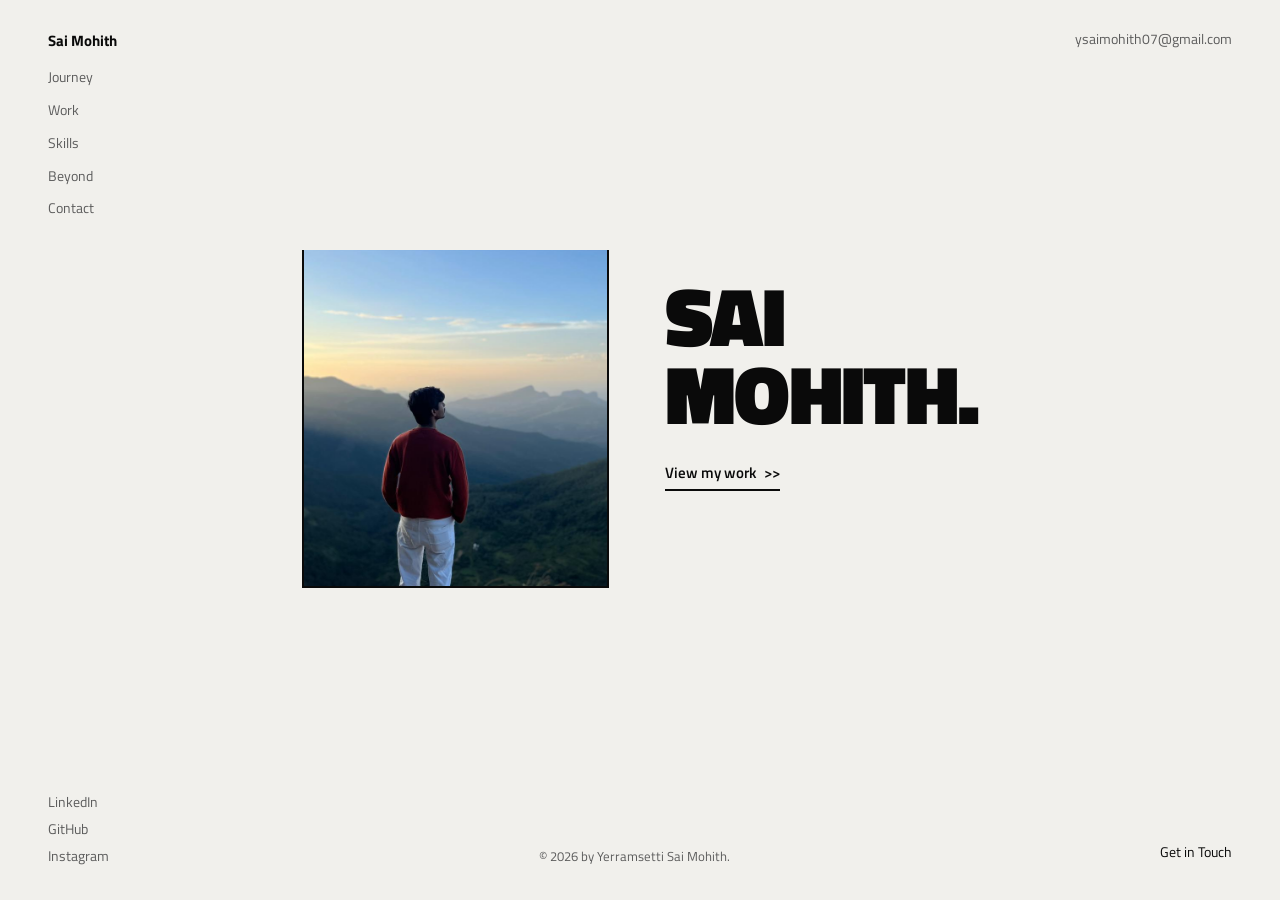
<file: index.html>
<!DOCTYPE html>
<html lang="en">
<head>
  <meta charset="UTF-8"/>
  <meta name="viewport" content="width=device-width, initial-scale=1.0, viewport-fit=cover"/>
  <meta name="theme-color" content="#F1F0EC"/>
  <meta name="apple-mobile-web-app-capable" content="yes"/>
  <meta name="apple-mobile-web-app-status-bar-style" content="black-translucent"/>
  <title>Sai Mohith — Software Engineer &amp; ML Builder</title>
  <meta name="description" content="Sai Mohith — Software Engineer at Chella Software and ML/CV builder. Backend systems, NLP, and computer vision projects."/>
  <meta name="robots" content="index, follow"/>
  <link rel="preconnect" href="https://fonts.googleapis.com">
  <link rel="preconnect" href="https://fonts.gstatic.com" crossorigin>
  <link href="https://fonts.googleapis.com/css2?family=Titillium+Web:ital,wght@0,300;0,400;0,600;0,700;0,900;1,400;1,600&amp;family=JetBrains+Mono:wght@400;500;600;700&amp;display=swap" rel="stylesheet">
  <link rel="stylesheet" href="style.css">
</head>
<body class="landing">

  <a href="#main" class="skip-link">Skip to main content</a>
  <div class="cursor" id="cursor"></div>
  <div class="cursor-ring" id="cursorRing"></div>

  <nav id="navbar" role="navigation" aria-label="Main navigation">
    <div class="nav-id">
      <a href="index.html" class="nav-name">Sai Mohith</a>
      <ul class="nav-links" role="list">
        <li><a href="journey.html">Journey</a></li>
        <li><a href="work.html">Work</a></li>
        <li><a href="capabilities.html">Skills</a></li>
        <li><a href="beyond.html">Beyond</a></li>
        <li><a href="contact.html">Contact</a></li>
      </ul>
    </div>
    <a href="mailto:ysaimohith07@gmail.com" class="nav-email">ysaimohith07@gmail.com</a>
  </nav>

  <main id="main">

<section id="hero" aria-label="Introduction">
    <div class="hero-center">
      <div class="hero-photo-frame"><img src="hero.jpeg" alt="Sai Mohith"/></div>
      <div class="hero-inner">
        <h1 class="hero-name">SAI<br><span>MOHITH.</span></h1>
        <div class="hero-ctas">
          <a href="work.html" class="btn-primary">View my work <span aria-hidden="true">&gt;&gt;</span></a>
        </div>
      </div>
    </div>
    <div class="hero-foot">
      <div class="hero-foot-socials">
        <a href="https://www.linkedin.com/in/yerramsetti-sai-mohith/" target="_blank" rel="noopener">LinkedIn</a>
        <a href="https://github.com/ysmohith-07" target="_blank" rel="noopener">GitHub</a>
        <a href="https://www.instagram.com/_sai_mohith_07_/" target="_blank" rel="noopener">Instagram</a>
      </div>
      <div class="hero-foot-copy">© 2026 by Yerramsetti Sai Mohith.</div>
      <a href="contact.html" class="hero-foot-contact">Get in Touch</a>
    </div>
  </section>

  </main>

  <script src="main.js"></script>
</body>
</html>
</file>
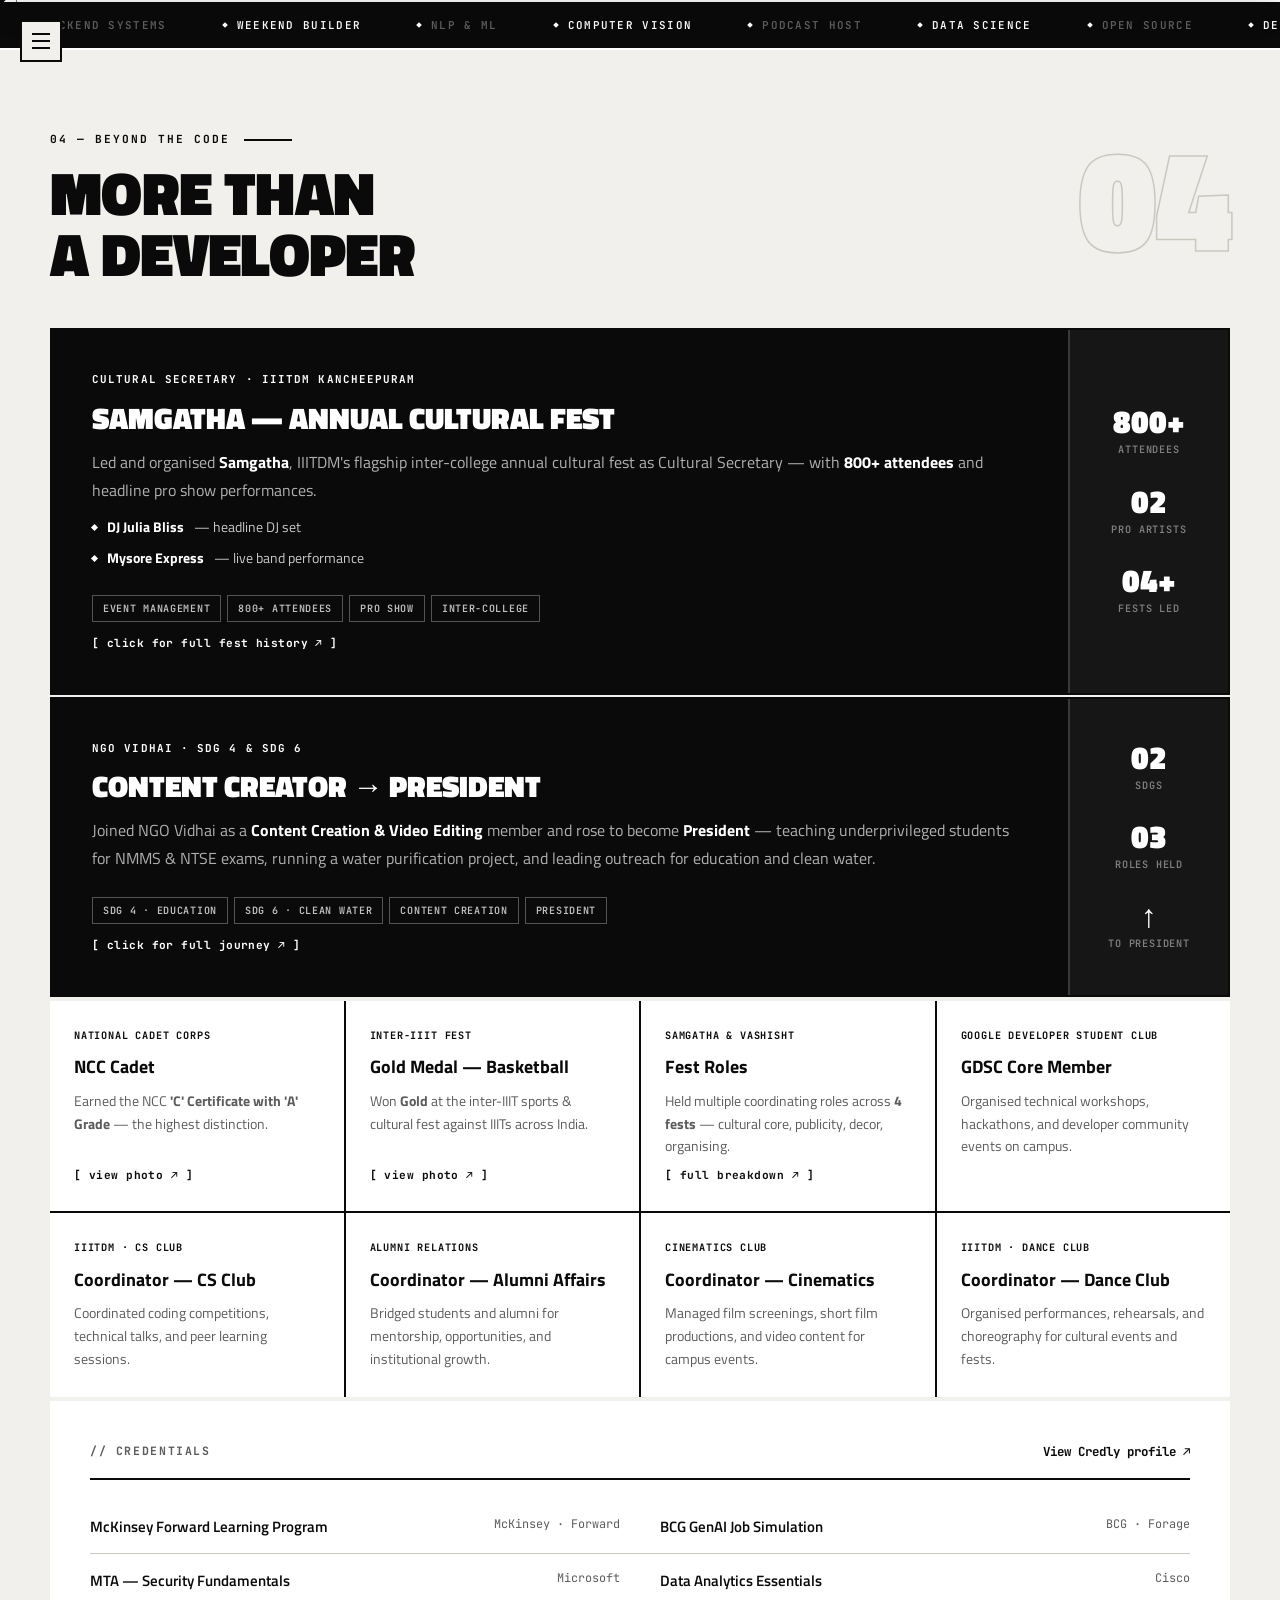
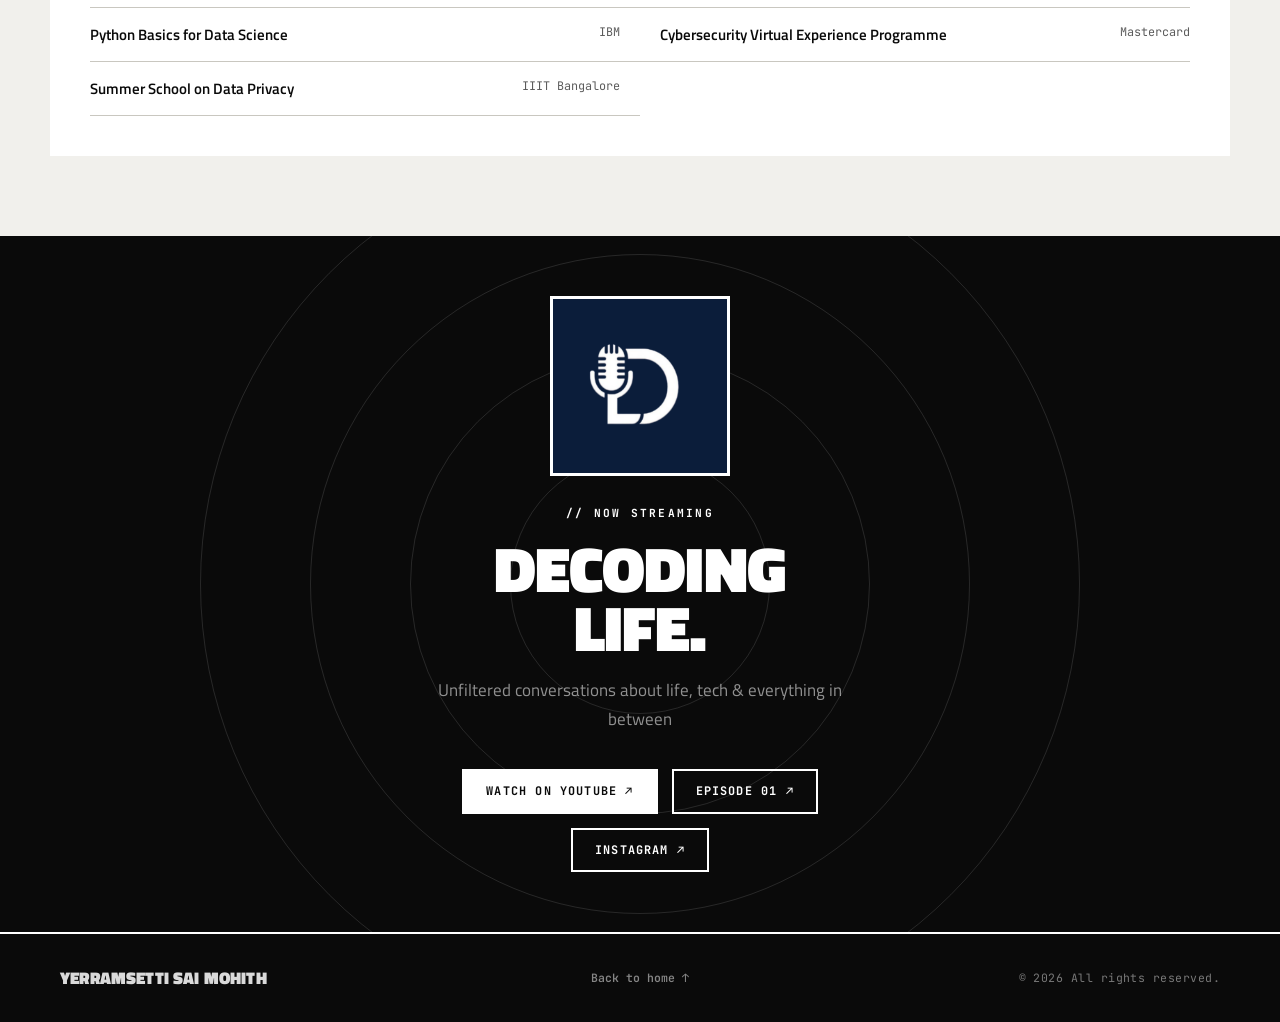
<file: beyond.html>
<!DOCTYPE html>
<html lang="en">
<head>
  <meta charset="UTF-8"/>
  <meta name="viewport" content="width=device-width, initial-scale=1.0, viewport-fit=cover"/>
  <meta name="theme-color" content="#F1F0EC"/>
  <meta name="apple-mobile-web-app-capable" content="yes"/>
  <meta name="apple-mobile-web-app-status-bar-style" content="black-translucent"/>
  <title>Beyond the Code — Sai Mohith</title>
  <meta name="description" content="More than a developer — Sai Mohith's life beyond code, cultural leadership, NGO work, and the Decoding Life podcast."/>
  <meta name="robots" content="index, follow"/>
  <link rel="preconnect" href="https://fonts.googleapis.com">
  <link rel="preconnect" href="https://fonts.gstatic.com" crossorigin>
  <link href="https://fonts.googleapis.com/css2?family=Titillium+Web:ital,wght@0,300;0,400;0,600;0,700;0,900;1,400;1,600&amp;family=JetBrains+Mono:wght@400;500;600;700&amp;display=swap" rel="stylesheet">
  <link rel="stylesheet" href="style.css">
</head>
<body>

  <a href="#main" class="skip-link">Skip to main content</a>
  <div class="scroll-progress" id="scrollProgress"></div>
  <div class="cursor" id="cursor"></div>
  <div class="cursor-ring" id="cursorRing"></div>

  <div class="nav-hover-zone" aria-hidden="true"></div>
  <button class="nav-toggle" id="navToggle" type="button" aria-label="Toggle navigation" aria-expanded="false" aria-controls="navbar">
    <span></span><span></span><span></span>
  </button>

  <nav id="navbar" role="navigation" aria-label="Main navigation">
    <div class="nav-id">
      <a href="index.html" class="nav-name">Sai Mohith</a>
      <ul class="nav-links" role="list">
        <li><a href="journey.html">Journey</a></li>
        <li><a href="work.html">Work</a></li>
        <li><a href="capabilities.html">Skills</a></li>
        <li><a href="beyond.html" class="active">Beyond</a></li>
        <li><a href="contact.html">Contact</a></li>
      </ul>
    </div>
    <a href="mailto:ysaimohith07@gmail.com" class="nav-email">ysaimohith07@gmail.com</a>
  </nav>

  <div class="creator-band" aria-hidden="true">
    <div class="band-track">
      <div class="band-item"><div class="band-dot"></div>Backend Systems</div>
      <div class="band-item hi"><div class="band-dot"></div>Weekend Builder</div>
      <div class="band-item"><div class="band-dot"></div>NLP &amp; ML</div>
      <div class="band-item hi"><div class="band-dot"></div>Computer Vision</div>
      <div class="band-item"><div class="band-dot"></div>Podcast Host</div>
      <div class="band-item hi"><div class="band-dot"></div>Data Science</div>
      <div class="band-item"><div class="band-dot"></div>Open Source</div>
      <div class="band-item hi"><div class="band-dot"></div>Decoding Life</div>
      <div class="band-item"><div class="band-dot"></div>Low Latency</div>
      <div class="band-item hi"><div class="band-dot"></div>IIT Madras · IIITDM</div>
      <div class="band-item"><div class="band-dot"></div>Small Language Models</div>
      <div class="band-item hi"><div class="band-dot"></div>LangChain / LangGraph</div>
      <div class="band-item"><div class="band-dot"></div>Voice Interfaces</div>
      <div class="band-item hi"><div class="band-dot"></div>Research &amp; Writing</div>
      <div class="band-item"><div class="band-dot"></div>Backend Systems</div>
      <div class="band-item hi"><div class="band-dot"></div>Weekend Builder</div>
      <div class="band-item"><div class="band-dot"></div>NLP &amp; ML</div>
      <div class="band-item hi"><div class="band-dot"></div>Computer Vision</div>
      <div class="band-item"><div class="band-dot"></div>Podcast Host</div>
      <div class="band-item hi"><div class="band-dot"></div>Data Science</div>
      <div class="band-item"><div class="band-dot"></div>Open Source</div>
      <div class="band-item hi"><div class="band-dot"></div>Decoding Life</div>
      <div class="band-item"><div class="band-dot"></div>Low Latency</div>
      <div class="band-item hi"><div class="band-dot"></div>IIT Madras · IIITDM</div>
    </div>
  </div>

  <main id="main">

<section id="beyond">
    <div class="watermark">04</div>
    <div class="reveal">
      <div class="sec-label">04 — Beyond the Code</div>
      <h2 class="sec-title">More than<br>a developer</h2>
    </div>

    <div class="beyond-grid reveal">

      <!-- CULTURAL SECRETARY — featured wide -->
      <div class="beyond-card beyond-feat beyond-cult reveal" data-bdialog="cult">
        <div class="beyond-feat-left">
          <div class="beyond-card-tag">Cultural Secretary · IIITDM Kancheepuram</div>
          <h3 class="beyond-card-title">Samgatha — Annual Cultural Fest</h3>
          <p class="beyond-card-desc">Led and organised <strong>Samgatha</strong>, IIITDM's flagship inter-college annual cultural fest as Cultural Secretary — with <strong>800+ attendees</strong> and headline pro show performances.</p>
          <div class="beyond-artists">
            <div class="beyond-artist"><div class="beyond-artist-dot"></div><strong>DJ Julia Bliss</strong> — headline DJ set</div>
            <div class="beyond-artist"><div class="beyond-artist-dot"></div><strong>Mysore Express</strong> — live band performance</div>
          </div>
          <div class="beyond-card-tags" style="margin-top:12px;">
            <span class="proj-tag">Event Management</span>
            <span class="proj-tag">800+ Attendees</span>
            <span class="proj-tag">Pro Show</span>
            <span class="proj-tag">Inter-College</span>
          </div>
          <div class="beyond-click-hint">[ click for full fest history ↗ ]</div>
        </div>
        <div class="beyond-feat-right">
          <div class="beyond-stat-block"><span class="beyond-stat-num">800+</span><span class="beyond-stat-label">Attendees</span></div>
          <div class="beyond-stat-block"><span class="beyond-stat-num">02</span><span class="beyond-stat-label">Pro Artists</span></div>
          <div class="beyond-stat-block"><span class="beyond-stat-num">04+</span><span class="beyond-stat-label">Fests Led</span></div>
        </div>
      </div>

      <!-- NGO VIDHAI — featured wide -->
      <div class="beyond-card beyond-feat beyond-ngo reveal" data-bdialog="ngo">
        <div class="beyond-feat-left">
          <div class="beyond-card-tag">NGO Vidhai · SDG 4 &amp; SDG 6</div>
          <h3 class="beyond-card-title">Content Creator → President</h3>
          <p class="beyond-card-desc">Joined NGO Vidhai as a <strong>Content Creation &amp; Video Editing</strong> member and rose to become <strong>President</strong> — teaching underprivileged students for NMMS &amp; NTSE exams, running a water purification project, and leading outreach for education and clean water.</p>
          <div class="beyond-card-tags" style="margin-top:12px;">
            <span class="proj-tag">SDG 4 · Education</span>
            <span class="proj-tag">SDG 6 · Clean Water</span>
            <span class="proj-tag">Content Creation</span>
            <span class="proj-tag">President</span>
          </div>
          <div class="beyond-click-hint">[ click for full journey ↗ ]</div>
        </div>
        <div class="beyond-feat-right">
          <div class="beyond-stat-block"><span class="beyond-stat-num">02</span><span class="beyond-stat-label">SDGs</span></div>
          <div class="beyond-stat-block"><span class="beyond-stat-num">03</span><span class="beyond-stat-label">Roles Held</span></div>
          <div class="beyond-stat-block"><span class="beyond-stat-num">↑</span><span class="beyond-stat-label">To President</span></div>
        </div>
      </div>

      <!-- COMPACT ROLES INDEX -->
      <div class="beyond-sm-grid">
        <div class="beyond-sm reveal" data-bdialog="ncc">
          <div class="beyond-sm-tag">National Cadet Corps</div>
          <h4>NCC Cadet</h4>
          <p>Earned the NCC <strong>'C' Certificate with 'A' Grade</strong> — the highest distinction.</p>
          <div class="beyond-click-hint">[ view photo ↗ ]</div>
        </div>
        <div class="beyond-sm reveal" data-bdialog="medal">
          <div class="beyond-sm-tag">Inter-IIIT Fest</div>
          <h4>Gold Medal — Basketball</h4>
          <p>Won <strong>Gold</strong> at the inter-IIIT sports &amp; cultural fest against IIITs across India.</p>
          <div class="beyond-click-hint">[ view photo ↗ ]</div>
        </div>
        <div class="beyond-sm reveal" data-bdialog="fests">
          <div class="beyond-sm-tag">Samgatha &amp; Vashisht</div>
          <h4>Fest Roles</h4>
          <p>Held multiple coordinating roles across <strong>4 fests</strong> — cultural core, publicity, decor, organising.</p>
          <div class="beyond-click-hint">[ full breakdown ↗ ]</div>
        </div>
        <div class="beyond-sm reveal">
          <div class="beyond-sm-tag">Google Developer Student Club</div>
          <h4>GDSC Core Member</h4>
          <p>Organised technical workshops, hackathons, and developer community events on campus.</p>
        </div>
        <div class="beyond-sm reveal">
          <div class="beyond-sm-tag">IIITDM · CS Club</div>
          <h4>Coordinator — CS Club</h4>
          <p>Coordinated coding competitions, technical talks, and peer learning sessions.</p>
        </div>
        <div class="beyond-sm reveal">
          <div class="beyond-sm-tag">Alumni Relations</div>
          <h4>Coordinator — Alumni Affairs</h4>
          <p>Bridged students and alumni for mentorship, opportunities, and institutional growth.</p>
        </div>
        <div class="beyond-sm reveal">
          <div class="beyond-sm-tag">Cinematics Club</div>
          <h4>Coordinator — Cinematics</h4>
          <p>Managed film screenings, short film productions, and video content for campus events.</p>
        </div>
        <div class="beyond-sm reveal">
          <div class="beyond-sm-tag">IIITDM · Dance Club</div>
          <h4>Coordinator — Dance Club</h4>
          <p>Organised performances, rehearsals, and choreography for cultural events and fests.</p>
        </div>
      </div>

      <!-- CREDENTIALS -->
      <div class="credentials-block reveal">
        <div class="credentials-head">
          <span>// Credentials</span>
          <a href="https://www.credly.com/users/yerramsetti-v-s-n-sai-mohith/badges/credly" target="_blank" rel="noopener noreferrer" class="credentials-link">View Credly profile ↗</a>
        </div>
        <div class="credentials-list">
          <div class="cred-item"><span class="cred-name">McKinsey Forward Learning Program</span><span class="cred-issuer">McKinsey · Forward</span></div>
          <div class="cred-item"><span class="cred-name">BCG GenAI Job Simulation</span><span class="cred-issuer">BCG · Forage</span></div>
          <div class="cred-item"><span class="cred-name">MTA — Security Fundamentals</span><span class="cred-issuer">Microsoft</span></div>
          <div class="cred-item"><span class="cred-name">Data Analytics Essentials</span><span class="cred-issuer">Cisco</span></div>
          <div class="cred-item"><span class="cred-name">Python Basics for Data Science</span><span class="cred-issuer">IBM</span></div>
          <div class="cred-item"><span class="cred-name">Cybersecurity Virtual Experience Programme</span><span class="cred-issuer">Mastercard</span></div>
          <div class="cred-item"><span class="cred-name">Summer School on Data Privacy</span><span class="cred-issuer">IIIT Bangalore</span></div>
        </div>
      </div>

    </div>
  </section>

<section id="podcast" style="padding:0;">
    <div class="pod-ring"></div>
    <div class="pod-ring"></div>
    <div class="pod-ring"></div>
    <div class="pod-ring"></div>
    <div class="pod-content reveal">
      <div class="pod-logo"><img src="podcast-logo.png" alt="Decoding Life podcast logo"/></div>
      <div class="pod-label">// Now streaming</div>
      <h2 class="pod-title">DECODING<br><span>LIFE.</span></h2>
      <p class="pod-tagline">Unfiltered conversations about life, tech &amp; everything in between</p>
      <div class="pod-links">
        <a href="https://www.youtube.com/@officiallysms" target="_blank" rel="noopener noreferrer" class="pod-link pod-link-primary">Watch on YouTube ↗</a>
        <a href="https://www.youtube.com/watch?v=MtJRO7FCRz8" target="_blank" rel="noopener noreferrer" class="pod-link">Episode 01 ↗</a>
        <a href="https://www.instagram.com/decodinglife.in/" target="_blank" rel="noopener noreferrer" class="pod-link">Instagram ↗</a>
      </div>
    </div>
  </section>

  </main>

  <footer role="contentinfo">
    <div class="footer-name">Yerramsetti Sai Mohith</div>
    <a href="index.html" class="footer-top">Back to home ↑</a>
    <div class="footer-copy">© 2026 All rights reserved.</div>
  </footer>

  <div class="modal-overlay" id="modalOverlay">
    <div class="modal-box" id="modalBox">
      <button class="modal-close" id="modalClose">
        <svg width="14" height="14" viewBox="0 0 16 16" fill="none"><path d="M2 2l12 12M14 2L2 14" stroke="currentColor" stroke-width="1.8" stroke-linecap="round"/></svg>
      </button>
      <div class="modal-icon" id="mIcon"></div>
      <div class="modal-tag" id="mTag"></div>
      <h3 class="modal-title" id="mTitle"></h3>
      <p class="modal-body" id="mBody"></p>
      <div class="modal-pills" id="mPills"></div>
    </div>
  </div>

  <script src="main.js"></script>
</body>
</html>
</file>
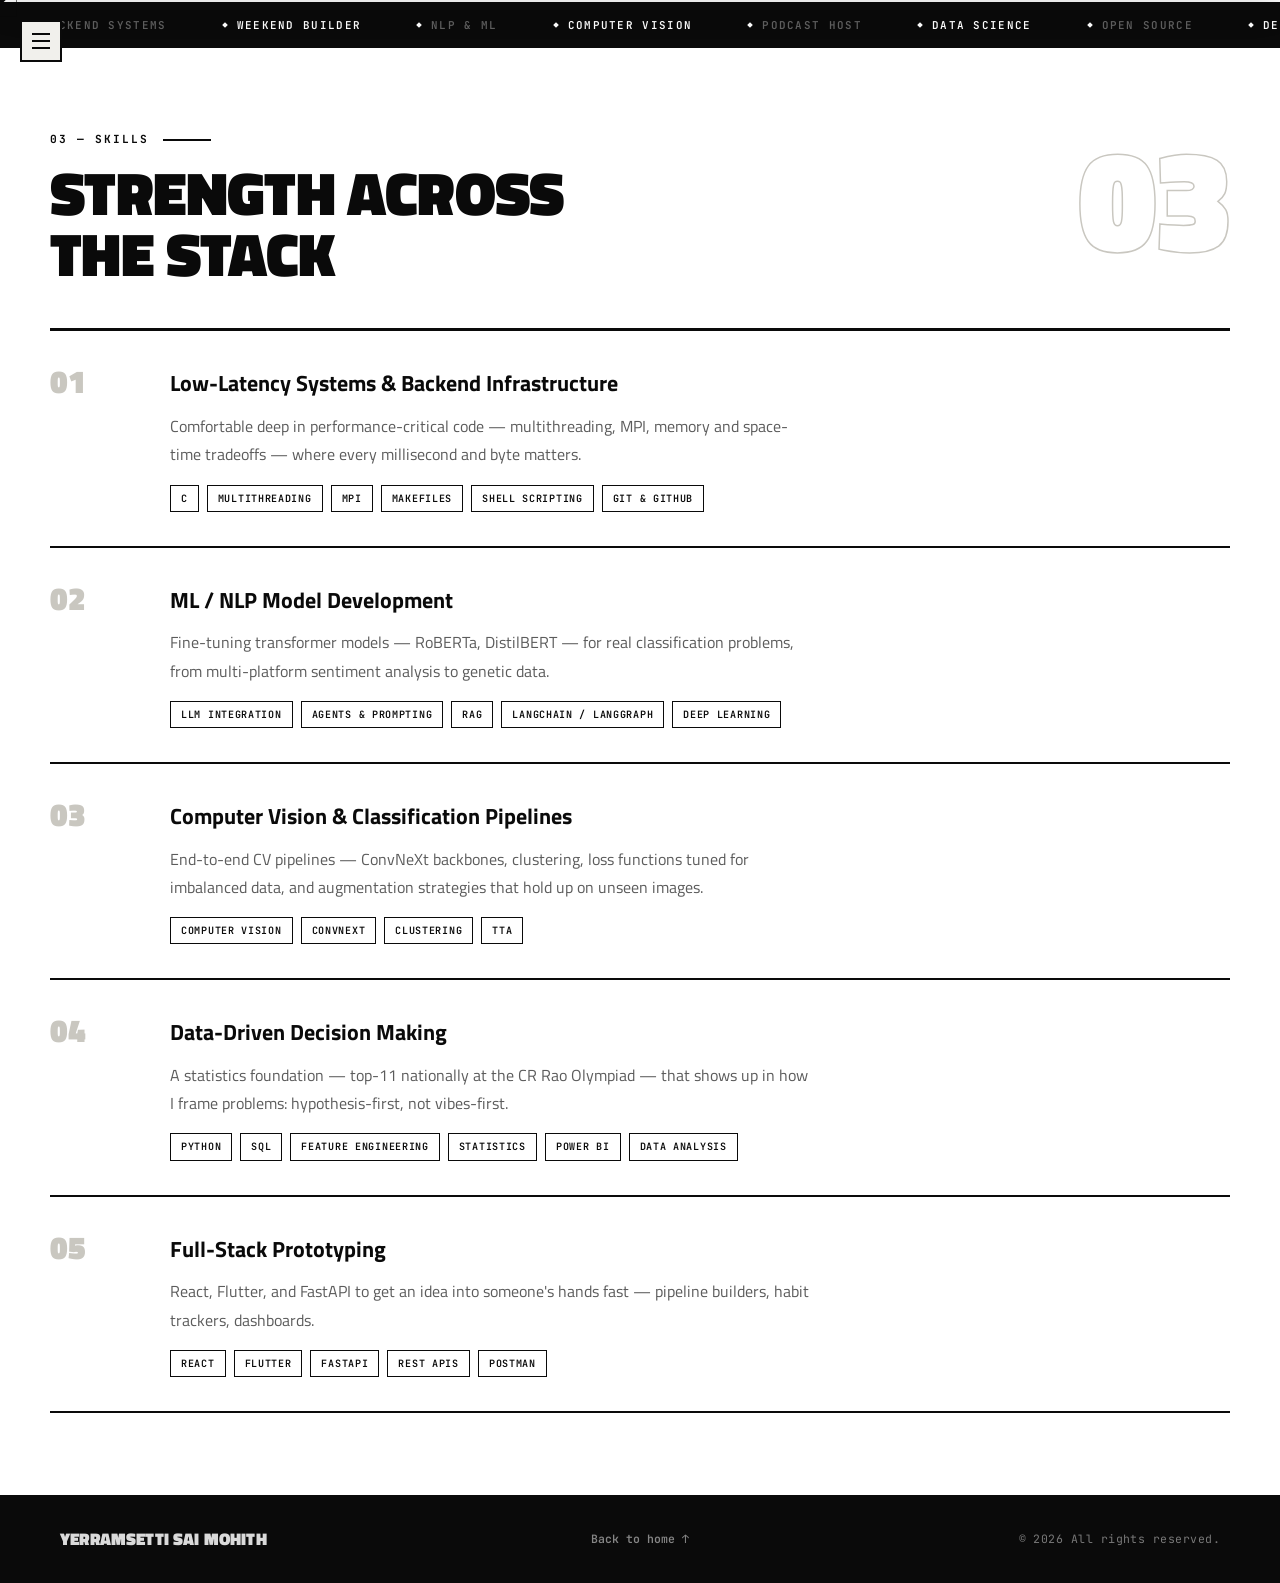
<file: capabilities.html>
<!DOCTYPE html>
<html lang="en">
<head>
  <meta charset="UTF-8"/>
  <meta name="viewport" content="width=device-width, initial-scale=1.0, viewport-fit=cover"/>
  <meta name="theme-color" content="#FFFFFF"/>
  <meta name="apple-mobile-web-app-capable" content="yes"/>
  <meta name="apple-mobile-web-app-status-bar-style" content="black-translucent"/>
  <title>Skills — Sai Mohith</title>
  <meta name="description" content="Sai Mohith's strength across the stack — backend systems, ML/NLP, computer vision, data science, and full-stack prototyping."/>
  <meta name="robots" content="index, follow"/>
  <link rel="preconnect" href="https://fonts.googleapis.com">
  <link rel="preconnect" href="https://fonts.gstatic.com" crossorigin>
  <link href="https://fonts.googleapis.com/css2?family=Titillium+Web:ital,wght@0,300;0,400;0,600;0,700;0,900;1,400;1,600&amp;family=JetBrains+Mono:wght@400;500;600;700&amp;display=swap" rel="stylesheet">
  <link rel="stylesheet" href="style.css">
</head>
<body>

  <a href="#main" class="skip-link">Skip to main content</a>
  <div class="scroll-progress" id="scrollProgress"></div>
  <div class="cursor" id="cursor"></div>
  <div class="cursor-ring" id="cursorRing"></div>

  <div class="nav-hover-zone" aria-hidden="true"></div>
  <button class="nav-toggle" id="navToggle" type="button" aria-label="Toggle navigation" aria-expanded="false" aria-controls="navbar">
    <span></span><span></span><span></span>
  </button>

  <nav id="navbar" role="navigation" aria-label="Main navigation">
    <div class="nav-id">
      <a href="index.html" class="nav-name">Sai Mohith</a>
      <ul class="nav-links" role="list">
        <li><a href="journey.html">Journey</a></li>
        <li><a href="work.html">Work</a></li>
        <li><a href="capabilities.html" class="active">Skills</a></li>
        <li><a href="beyond.html">Beyond</a></li>
        <li><a href="contact.html">Contact</a></li>
      </ul>
    </div>
    <a href="mailto:ysaimohith07@gmail.com" class="nav-email">ysaimohith07@gmail.com</a>
  </nav>

  <div class="creator-band" aria-hidden="true">
    <div class="band-track">
      <div class="band-item"><div class="band-dot"></div>Backend Systems</div>
      <div class="band-item hi"><div class="band-dot"></div>Weekend Builder</div>
      <div class="band-item"><div class="band-dot"></div>NLP &amp; ML</div>
      <div class="band-item hi"><div class="band-dot"></div>Computer Vision</div>
      <div class="band-item"><div class="band-dot"></div>Podcast Host</div>
      <div class="band-item hi"><div class="band-dot"></div>Data Science</div>
      <div class="band-item"><div class="band-dot"></div>Open Source</div>
      <div class="band-item hi"><div class="band-dot"></div>Decoding Life</div>
      <div class="band-item"><div class="band-dot"></div>Low Latency</div>
      <div class="band-item hi"><div class="band-dot"></div>IIT Madras · IIITDM</div>
      <div class="band-item"><div class="band-dot"></div>Small Language Models</div>
      <div class="band-item hi"><div class="band-dot"></div>LangChain / LangGraph</div>
      <div class="band-item"><div class="band-dot"></div>Voice Interfaces</div>
      <div class="band-item hi"><div class="band-dot"></div>Research &amp; Writing</div>
      <div class="band-item"><div class="band-dot"></div>Backend Systems</div>
      <div class="band-item hi"><div class="band-dot"></div>Weekend Builder</div>
      <div class="band-item"><div class="band-dot"></div>NLP &amp; ML</div>
      <div class="band-item hi"><div class="band-dot"></div>Computer Vision</div>
      <div class="band-item"><div class="band-dot"></div>Podcast Host</div>
      <div class="band-item hi"><div class="band-dot"></div>Data Science</div>
      <div class="band-item"><div class="band-dot"></div>Open Source</div>
      <div class="band-item hi"><div class="band-dot"></div>Decoding Life</div>
      <div class="band-item"><div class="band-dot"></div>Low Latency</div>
      <div class="band-item hi"><div class="band-dot"></div>IIT Madras · IIITDM</div>
    </div>
  </div>

  <main id="main">

<section id="index">
    <div class="watermark">03</div>
    <div class="reveal">
      <div class="sec-label">03 — Skills</div>
      <h2 class="sec-title">Strength across<br>the stack</h2>
    </div>
    <div class="index-list reveal">
      <div class="index-row">
        <div class="index-num">01</div>
        <div class="index-body">
          <h3>Low-Latency Systems &amp; Backend Infrastructure</h3>
          <p>Comfortable deep in performance-critical code — multithreading, MPI, memory and space-time tradeoffs — where every millisecond and byte matters.</p>
          <div class="index-tags"><span class="proj-tag">C</span><span class="proj-tag">Multithreading</span><span class="proj-tag">MPI</span><span class="proj-tag">Makefiles</span><span class="proj-tag">Shell Scripting</span><span class="proj-tag">Git &amp; GitHub</span></div>
        </div>
      </div>
      <div class="index-row">
        <div class="index-num">02</div>
        <div class="index-body">
          <h3>ML / NLP Model Development</h3>
          <p>Fine-tuning transformer models — RoBERTa, DistilBERT — for real classification problems, from multi-platform sentiment analysis to genetic data.</p>
          <div class="index-tags"><span class="proj-tag">LLM Integration</span><span class="proj-tag">Agents &amp; Prompting</span><span class="proj-tag">RAG</span><span class="proj-tag">LangChain / LangGraph</span><span class="proj-tag">Deep Learning</span></div>
        </div>
      </div>
      <div class="index-row">
        <div class="index-num">03</div>
        <div class="index-body">
          <h3>Computer Vision &amp; Classification Pipelines</h3>
          <p>End-to-end CV pipelines — ConvNeXt backbones, clustering, loss functions tuned for imbalanced data, and augmentation strategies that hold up on unseen images.</p>
          <div class="index-tags"><span class="proj-tag">Computer Vision</span><span class="proj-tag">ConvNeXt</span><span class="proj-tag">Clustering</span><span class="proj-tag">TTA</span></div>
        </div>
      </div>
      <div class="index-row">
        <div class="index-num">04</div>
        <div class="index-body">
          <h3>Data-Driven Decision Making</h3>
          <p>A statistics foundation — top-11 nationally at the CR Rao Olympiad — that shows up in how I frame problems: hypothesis-first, not vibes-first.</p>
          <div class="index-tags"><span class="proj-tag">Python</span><span class="proj-tag">SQL</span><span class="proj-tag">Feature Engineering</span><span class="proj-tag">Statistics</span><span class="proj-tag">Power BI</span><span class="proj-tag">Data Analysis</span></div>
        </div>
      </div>
      <div class="index-row">
        <div class="index-num">05</div>
        <div class="index-body">
          <h3>Full-Stack Prototyping</h3>
          <p>React, Flutter, and FastAPI to get an idea into someone's hands fast — pipeline builders, habit trackers, dashboards.</p>
          <div class="index-tags"><span class="proj-tag">React</span><span class="proj-tag">Flutter</span><span class="proj-tag">FastAPI</span><span class="proj-tag">REST APIs</span><span class="proj-tag">Postman</span></div>
        </div>
      </div>
    </div>
  </section>

  </main>

  <footer role="contentinfo">
    <div class="footer-name">Yerramsetti Sai Mohith</div>
    <a href="index.html" class="footer-top">Back to home ↑</a>
    <div class="footer-copy">© 2026 All rights reserved.</div>
  </footer>

  <script src="main.js"></script>
</body>
</html>
</file>
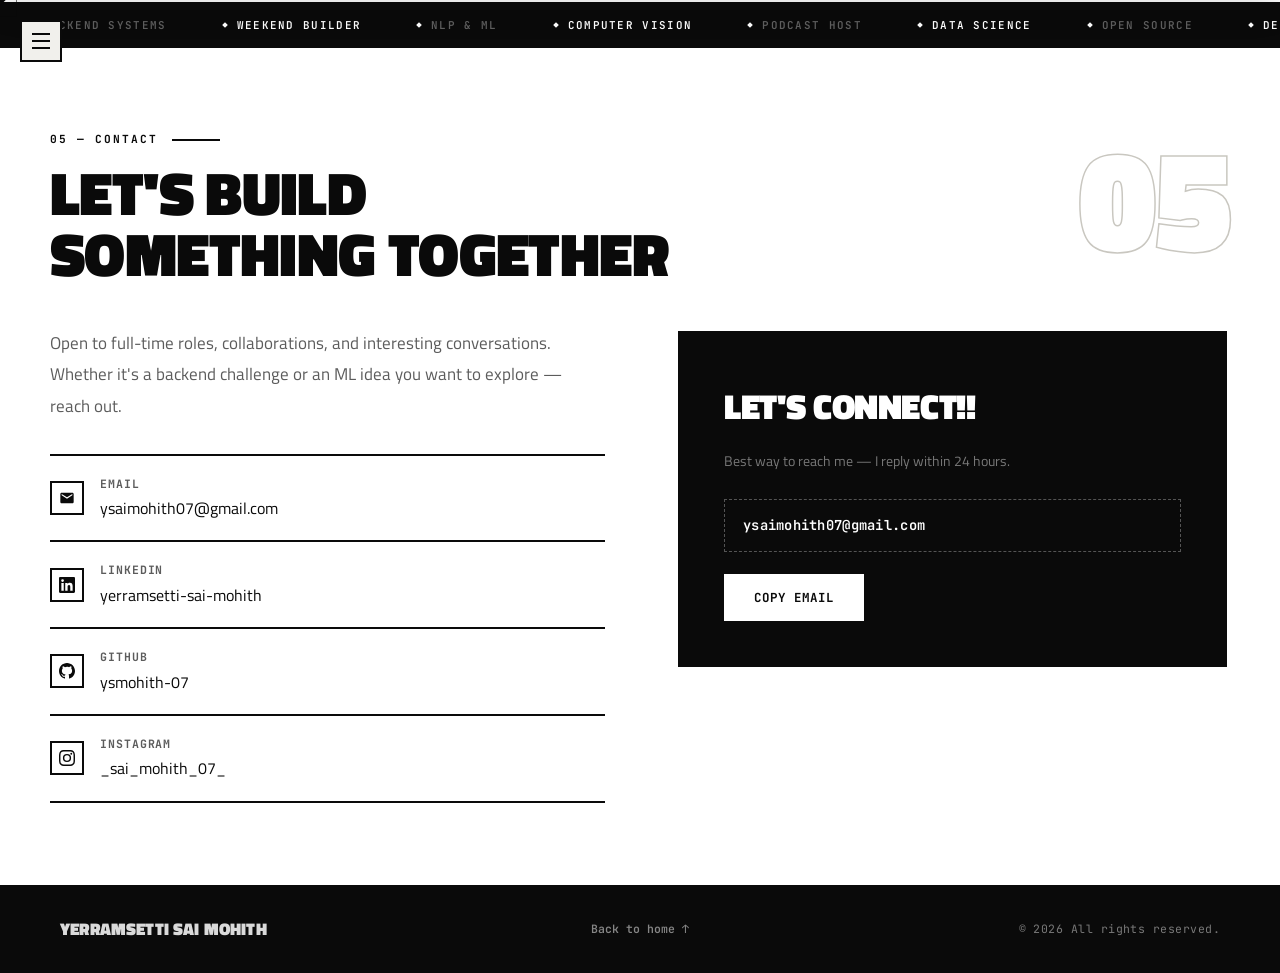
<file: contact.html>
<!DOCTYPE html>
<html lang="en">
<head>
  <meta charset="UTF-8"/>
  <meta name="viewport" content="width=device-width, initial-scale=1.0, viewport-fit=cover"/>
  <meta name="theme-color" content="#FFFFFF"/>
  <meta name="apple-mobile-web-app-capable" content="yes"/>
  <meta name="apple-mobile-web-app-status-bar-style" content="black-translucent"/>
  <title>Contact — Sai Mohith</title>
  <meta name="description" content="Get in touch with Sai Mohith — open to full-time roles, collaborations, and interesting conversations."/>
  <meta name="robots" content="index, follow"/>
  <link rel="preconnect" href="https://fonts.googleapis.com">
  <link rel="preconnect" href="https://fonts.gstatic.com" crossorigin>
  <link href="https://fonts.googleapis.com/css2?family=Titillium+Web:ital,wght@0,300;0,400;0,600;0,700;0,900;1,400;1,600&amp;family=JetBrains+Mono:wght@400;500;600;700&amp;display=swap" rel="stylesheet">
  <link rel="stylesheet" href="style.css">
</head>
<body>

  <a href="#main" class="skip-link">Skip to main content</a>
  <div class="scroll-progress" id="scrollProgress"></div>
  <div class="cursor" id="cursor"></div>
  <div class="cursor-ring" id="cursorRing"></div>

  <div class="nav-hover-zone" aria-hidden="true"></div>
  <button class="nav-toggle" id="navToggle" type="button" aria-label="Toggle navigation" aria-expanded="false" aria-controls="navbar">
    <span></span><span></span><span></span>
  </button>

  <nav id="navbar" role="navigation" aria-label="Main navigation">
    <div class="nav-id">
      <a href="index.html" class="nav-name">Sai Mohith</a>
      <ul class="nav-links" role="list">
        <li><a href="journey.html">Journey</a></li>
        <li><a href="work.html">Work</a></li>
        <li><a href="capabilities.html">Skills</a></li>
        <li><a href="beyond.html">Beyond</a></li>
        <li><a href="contact.html" class="active">Contact</a></li>
      </ul>
    </div>
    <a href="mailto:ysaimohith07@gmail.com" class="nav-email">ysaimohith07@gmail.com</a>
  </nav>

  <div class="creator-band" aria-hidden="true">
    <div class="band-track">
      <div class="band-item"><div class="band-dot"></div>Backend Systems</div>
      <div class="band-item hi"><div class="band-dot"></div>Weekend Builder</div>
      <div class="band-item"><div class="band-dot"></div>NLP &amp; ML</div>
      <div class="band-item hi"><div class="band-dot"></div>Computer Vision</div>
      <div class="band-item"><div class="band-dot"></div>Podcast Host</div>
      <div class="band-item hi"><div class="band-dot"></div>Data Science</div>
      <div class="band-item"><div class="band-dot"></div>Open Source</div>
      <div class="band-item hi"><div class="band-dot"></div>Decoding Life</div>
      <div class="band-item"><div class="band-dot"></div>Low Latency</div>
      <div class="band-item hi"><div class="band-dot"></div>IIT Madras · IIITDM</div>
      <div class="band-item"><div class="band-dot"></div>Small Language Models</div>
      <div class="band-item hi"><div class="band-dot"></div>LangChain / LangGraph</div>
      <div class="band-item"><div class="band-dot"></div>Voice Interfaces</div>
      <div class="band-item hi"><div class="band-dot"></div>Research &amp; Writing</div>
      <div class="band-item"><div class="band-dot"></div>Backend Systems</div>
      <div class="band-item hi"><div class="band-dot"></div>Weekend Builder</div>
      <div class="band-item"><div class="band-dot"></div>NLP &amp; ML</div>
      <div class="band-item hi"><div class="band-dot"></div>Computer Vision</div>
      <div class="band-item"><div class="band-dot"></div>Podcast Host</div>
      <div class="band-item hi"><div class="band-dot"></div>Data Science</div>
      <div class="band-item"><div class="band-dot"></div>Open Source</div>
      <div class="band-item hi"><div class="band-dot"></div>Decoding Life</div>
      <div class="band-item"><div class="band-dot"></div>Low Latency</div>
      <div class="band-item hi"><div class="band-dot"></div>IIT Madras · IIITDM</div>
    </div>
  </div>

  <main id="main">

<section id="contact">
    <div class="watermark">05</div>
    <div class="reveal">
      <div class="sec-label">05 — Contact</div>
      <h2 class="sec-title">Let's build<br>something together</h2>
    </div>
    <div class="contact-grid">
      <div class="reveal">
        <p class="contact-intro">Open to full-time roles, collaborations, and interesting conversations. Whether it's a backend challenge or an ML idea you want to explore — reach out.</p>
        <div class="contact-links">
          <div class="contact-row" style="cursor:default;">
            <div class="contact-icon-wrap">
              <svg width="16" height="16" viewBox="0 0 24 24" fill="currentColor"><path d="M20 4H4c-1.1 0-2 .9-2 2v12c0 1.1.9 2 2 2h16c1.1 0 2-.9 2-2V6c0-1.1-.9-2-2-2zm0 4l-8 5-8-5V6l8 5 8-5v2z"/></svg>
            </div>
            <div><div class="contact-row-label">Email</div><div class="contact-row-value"><a href="mailto:ysaimohith07@gmail.com" style="color:inherit;text-decoration:none;">ysaimohith07@gmail.com</a></div></div>
          </div>
          <a href="https://www.linkedin.com/in/yerramsetti-sai-mohith/" target="_blank" class="contact-row">
            <div class="contact-icon-wrap">
              <svg width="16" height="16" viewBox="0 0 24 24" fill="currentColor"><path d="M20.447 20.452h-3.554v-5.569c0-1.328-.027-3.037-1.852-3.037-1.853 0-2.136 1.445-2.136 2.939v5.667H9.351V9h3.414v1.561h.046c.477-.9 1.637-1.85 3.37-1.85 3.601 0 4.267 2.37 4.267 5.455v6.286zM5.337 7.433a2.062 2.062 0 01-2.063-2.065 2.064 2.064 0 112.063 2.065zm1.782 13.019H3.555V9h3.564v11.452zM22.225 0H1.771C.792 0 0 .774 0 1.729v20.542C0 23.227.792 24 1.771 24h20.451C23.2 24 24 23.227 24 22.271V1.729C24 .774 23.2 0 22.222 0h.003z"/></svg>
            </div>
            <div><div class="contact-row-label">LinkedIn</div><div class="contact-row-value">yerramsetti-sai-mohith</div></div>
          </a>
          <a href="https://github.com/ysmohith-07" target="_blank" class="contact-row">
            <div class="contact-icon-wrap">
              <svg width="16" height="16" viewBox="0 0 24 24" fill="currentColor"><path d="M12 0C5.374 0 0 5.373 0 12c0 5.302 3.438 9.8 8.207 11.387.599.111.793-.261.793-.577v-2.234c-3.338.726-4.033-1.416-4.033-1.416-.546-1.387-1.333-1.756-1.333-1.756-1.089-.745.083-.729.083-.729 1.205.084 1.839 1.237 1.839 1.237 1.07 1.834 2.807 1.304 3.492.997.107-.775.418-1.305.762-1.604-2.665-.305-5.467-1.334-5.467-5.931 0-1.311.469-2.381 1.236-3.221-.124-.303-.535-1.524.117-3.176 0 0 1.008-.322 3.301 1.23A11.509 11.509 0 0112 5.803c1.02.005 2.047.138 3.006.404 2.291-1.552 3.297-1.23 3.297-1.23.653 1.653.242 2.874.118 3.176.77.84 1.235 1.911 1.235 3.221 0 4.609-2.807 5.624-5.479 5.921.43.372.823 1.102.823 2.222v3.293c0 .319.192.694.801.576C20.566 21.797 24 17.3 24 12c0-6.627-5.373-12-12-12z"/></svg>
            </div>
            <div><div class="contact-row-label">GitHub</div><div class="contact-row-value">ysmohith-07</div></div>
          </a>
          <a href="https://www.instagram.com/_sai_mohith_07_/" target="_blank" class="contact-row">
            <div class="contact-icon-wrap">
              <svg width="16" height="16" viewBox="0 0 24 24" fill="currentColor"><path d="M12 2.163c3.204 0 3.584.012 4.85.07 3.252.148 4.771 1.691 4.919 4.919.058 1.265.069 1.645.069 4.849 0 3.205-.012 3.584-.069 4.849-.149 3.225-1.664 4.771-4.919 4.919-1.266.058-1.644.07-4.85.07-3.204 0-3.584-.012-4.849-.07-3.26-.149-4.771-1.699-4.919-4.92-.058-1.265-.07-1.644-.07-4.849 0-3.204.013-3.583.07-4.849.149-3.227 1.664-4.771 4.919-4.919 1.266-.057 1.645-.069 4.849-.069zM12 0C8.741 0 8.333.014 7.053.072 2.695.272.273 2.69.073 7.052.014 8.333 0 8.741 0 12c0 3.259.014 3.668.072 4.948.2 4.358 2.618 6.78 6.98 6.98C8.333 23.986 8.741 24 12 24c3.259 0 3.668-.014 4.948-.072 4.354-.2 6.782-2.618 6.979-6.98.059-1.28.073-1.689.073-4.948 0-3.259-.014-3.667-.072-4.947-.196-4.354-2.617-6.78-6.979-6.98C15.668.014 15.259 0 12 0zm0 5.838a6.162 6.162 0 100 12.324 6.162 6.162 0 000-12.324zM12 16a4 4 0 110-8 4 4 0 010 8zm6.406-11.845a1.44 1.44 0 100 2.881 1.44 1.44 0 000-2.881z"/></svg>
            </div>
            <div><div class="contact-row-label">Instagram</div><div class="contact-row-value">_sai_mohith_07_</div></div>
          </a>
        </div>
      </div>
      <div class="reveal">
        <div class="contact-card">
          <div class="contact-card-title">Let's connect!!</div>
          <div class="contact-card-sub">Best way to reach me — I reply within 24 hours.</div>
          <div class="email-box">ysaimohith07@gmail.com</div>
          <button class="copy-btn" onclick="navigator.clipboard.writeText('ysaimohith07@gmail.com');this.textContent='COPIED ✓';setTimeout(()=>this.textContent='COPY EMAIL',2000)">COPY EMAIL</button>
        </div>
      </div>
    </div>
  </section>

  </main>

  <footer role="contentinfo">
    <div class="footer-name">Yerramsetti Sai Mohith</div>
    <a href="index.html" class="footer-top">Back to home ↑</a>
    <div class="footer-copy">© 2026 All rights reserved.</div>
  </footer>

  <script src="main.js"></script>
</body>
</html>
</file>
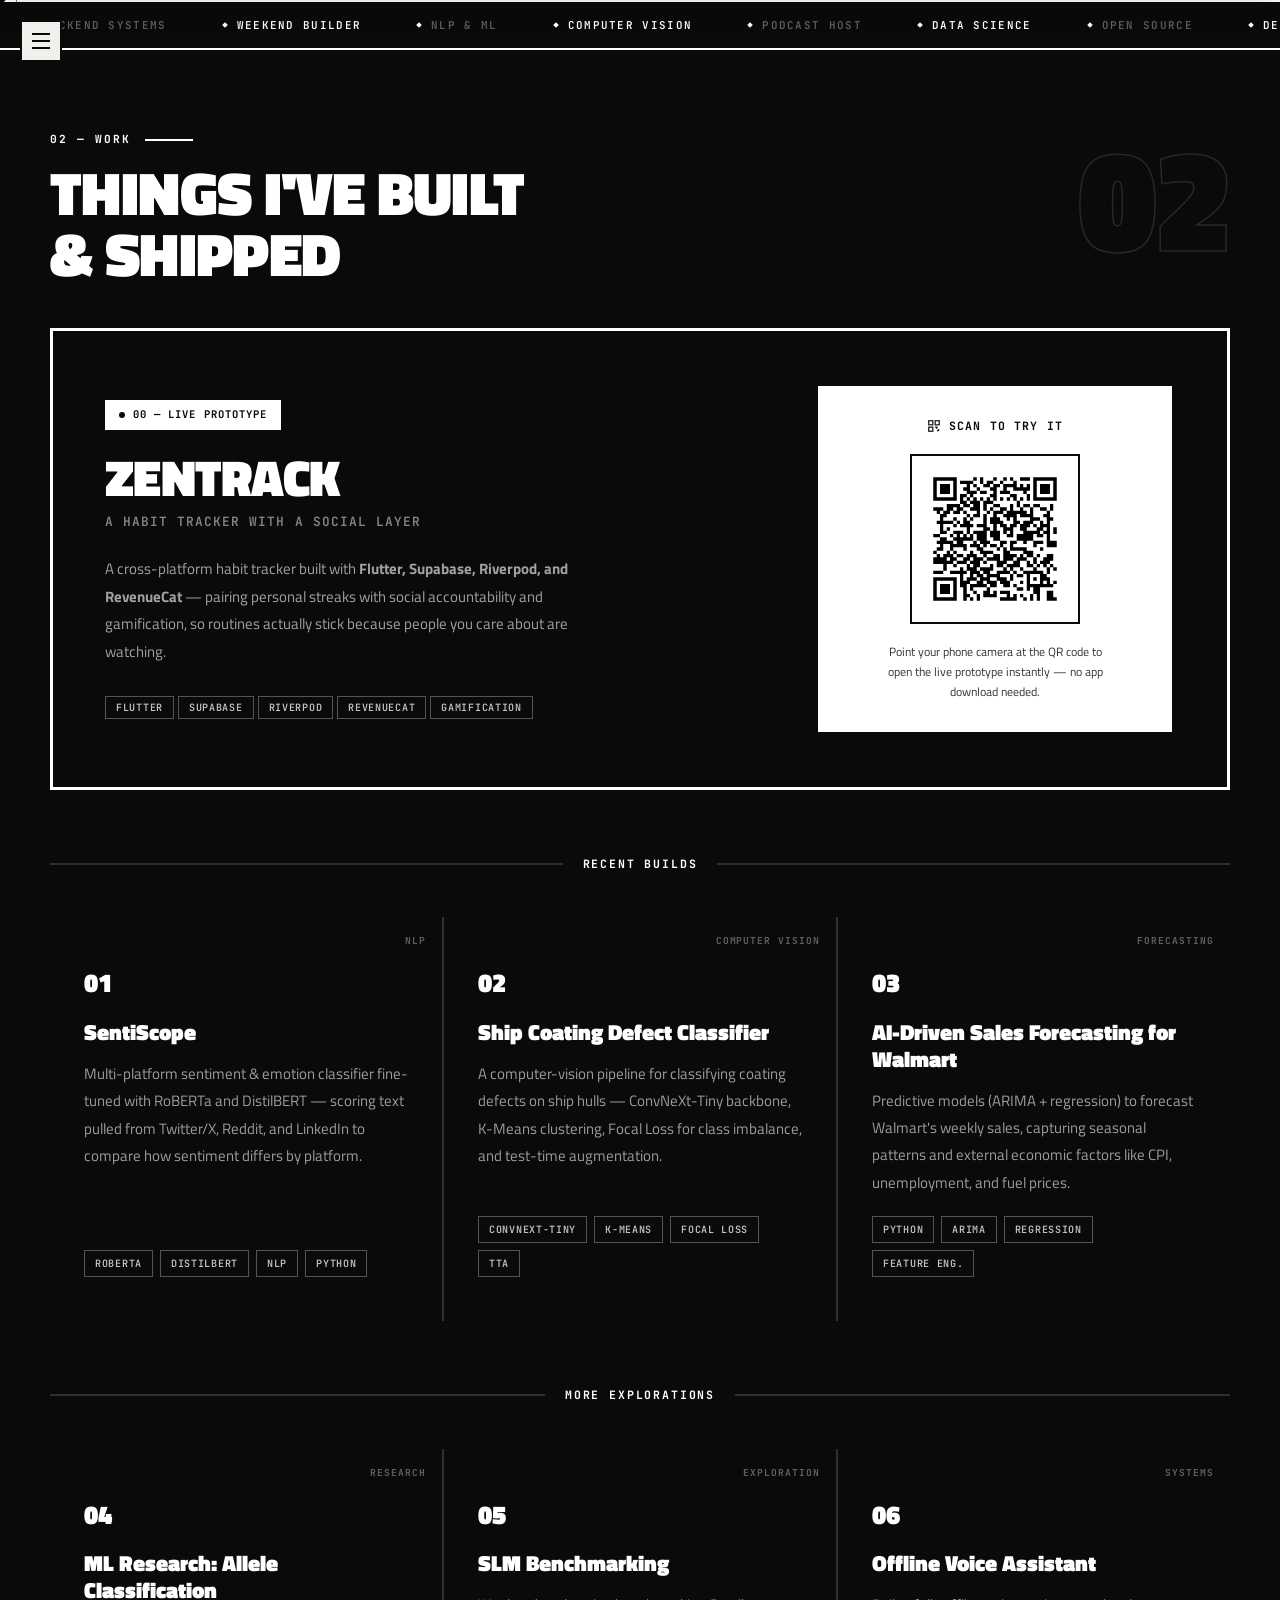
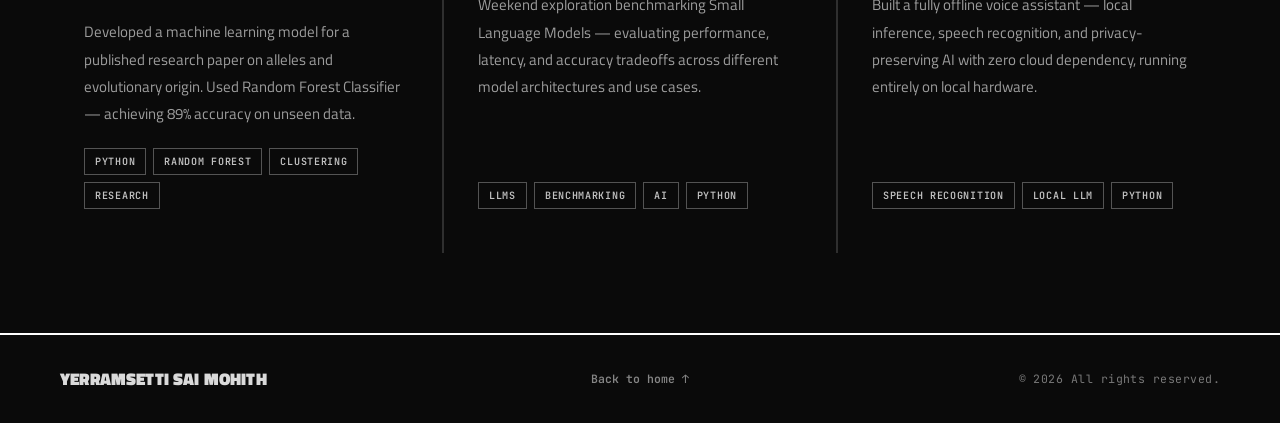
<file: work.html>
<!DOCTYPE html>
<html lang="en">
<head>
  <meta charset="UTF-8"/>
  <meta name="viewport" content="width=device-width, initial-scale=1.0, viewport-fit=cover"/>
  <meta name="theme-color" content="#0A0A0A"/>
  <meta name="apple-mobile-web-app-capable" content="yes"/>
  <meta name="apple-mobile-web-app-status-bar-style" content="black-translucent"/>
  <title>Work — Sai Mohith</title>
  <meta name="description" content="Things Sai Mohith has built and shipped — ZenTrack, SentiScope, computer vision, and more."/>
  <meta name="robots" content="index, follow"/>
  <link rel="preconnect" href="https://fonts.googleapis.com">
  <link rel="preconnect" href="https://fonts.gstatic.com" crossorigin>
  <link href="https://fonts.googleapis.com/css2?family=Titillium+Web:ital,wght@0,300;0,400;0,600;0,700;0,900;1,400;1,600&amp;family=JetBrains+Mono:wght@400;500;600;700&amp;display=swap" rel="stylesheet">
  <link rel="stylesheet" href="style.css">
</head>
<body>

  <a href="#main" class="skip-link">Skip to main content</a>
  <div class="scroll-progress" id="scrollProgress"></div>
  <div class="cursor" id="cursor"></div>
  <div class="cursor-ring" id="cursorRing"></div>

  <div class="nav-hover-zone" aria-hidden="true"></div>
  <button class="nav-toggle" id="navToggle" type="button" aria-label="Toggle navigation" aria-expanded="false" aria-controls="navbar">
    <span></span><span></span><span></span>
  </button>

  <nav id="navbar" role="navigation" aria-label="Main navigation">
    <div class="nav-id">
      <a href="index.html" class="nav-name">Sai Mohith</a>
      <ul class="nav-links" role="list">
        <li><a href="journey.html">Journey</a></li>
        <li><a href="work.html" class="active">Work</a></li>
        <li><a href="capabilities.html">Skills</a></li>
        <li><a href="beyond.html">Beyond</a></li>
        <li><a href="contact.html">Contact</a></li>
      </ul>
    </div>
    <a href="mailto:ysaimohith07@gmail.com" class="nav-email">ysaimohith07@gmail.com</a>
  </nav>

  <div class="creator-band" aria-hidden="true">
    <div class="band-track">
      <div class="band-item"><div class="band-dot"></div>Backend Systems</div>
      <div class="band-item hi"><div class="band-dot"></div>Weekend Builder</div>
      <div class="band-item"><div class="band-dot"></div>NLP &amp; ML</div>
      <div class="band-item hi"><div class="band-dot"></div>Computer Vision</div>
      <div class="band-item"><div class="band-dot"></div>Podcast Host</div>
      <div class="band-item hi"><div class="band-dot"></div>Data Science</div>
      <div class="band-item"><div class="band-dot"></div>Open Source</div>
      <div class="band-item hi"><div class="band-dot"></div>Decoding Life</div>
      <div class="band-item"><div class="band-dot"></div>Low Latency</div>
      <div class="band-item hi"><div class="band-dot"></div>IIT Madras · IIITDM</div>
      <div class="band-item"><div class="band-dot"></div>Small Language Models</div>
      <div class="band-item hi"><div class="band-dot"></div>LangChain / LangGraph</div>
      <div class="band-item"><div class="band-dot"></div>Voice Interfaces</div>
      <div class="band-item hi"><div class="band-dot"></div>Research &amp; Writing</div>
      <div class="band-item"><div class="band-dot"></div>Backend Systems</div>
      <div class="band-item hi"><div class="band-dot"></div>Weekend Builder</div>
      <div class="band-item"><div class="band-dot"></div>NLP &amp; ML</div>
      <div class="band-item hi"><div class="band-dot"></div>Computer Vision</div>
      <div class="band-item"><div class="band-dot"></div>Podcast Host</div>
      <div class="band-item hi"><div class="band-dot"></div>Data Science</div>
      <div class="band-item"><div class="band-dot"></div>Open Source</div>
      <div class="band-item hi"><div class="band-dot"></div>Decoding Life</div>
      <div class="band-item"><div class="band-dot"></div>Low Latency</div>
      <div class="band-item hi"><div class="band-dot"></div>IIT Madras · IIITDM</div>
    </div>
  </div>

  <main id="main">

<section id="work">
    <div class="watermark">02</div>
    <div class="reveal">
      <div class="sec-label">02 — Work</div>
      <h2 class="sec-title">Things I've built<br>&amp; shipped</h2>
    </div>

    <!-- ZENTRACK SPOTLIGHT -->
    <div class="zen-subsection reveal">
      <div class="zen-spotlight">
        <div class="zen-spot-left">
          <div class="zen-spot-badge"><div class="zen-featured-badge-dot"></div>00 — Live Prototype</div>
          <h3 class="zen-spot-title">ZenTrack</h3>
          <p class="zen-spot-tagline">A habit tracker with a social layer</p>
          <p class="zen-spot-desc">A cross-platform habit tracker built with <strong>Flutter, Supabase, Riverpod, and RevenueCat</strong> — pairing personal streaks with social accountability and gamification, so routines actually stick because people you care about are watching.</p>
          <div class="zen-spot-tags">
            <span class="proj-tag">Flutter</span>
            <span class="proj-tag">Supabase</span>
            <span class="proj-tag">Riverpod</span>
            <span class="proj-tag">RevenueCat</span>
            <span class="proj-tag">Gamification</span>
          </div>
        </div>
        <div class="zen-spot-right">
          <div class="zen-qr-card zen-card">
            <div class="zen-qr-card-label">
              <svg width="14" height="14" viewBox="0 0 24 24" fill="none" stroke="currentColor" stroke-width="2"><rect x="3" y="3" width="7" height="7"/><rect x="14" y="3" width="7" height="7"/><rect x="3" y="14" width="7" height="7"/><path d="M14 14h3v3M17 20h3M20 17v3"/></svg>
              Scan to try it
            </div>
            <div class="zen-qr-ring">
              <img src="website_qr.png" alt="ZenTrack QR Code"/>
            </div>
            <div class="zen-qr-card-sub">Point your phone camera at the QR code to open the live prototype instantly — no app download needed.</div>
          </div>
        </div>
      </div>
    </div>

    <!-- RECENT BUILDS -->
    <div class="sec-divider reveal" style="margin-top:64px;">
      <div class="sec-divider-line"></div>
      <div class="sec-divider-tag">Recent Builds</div>
      <div class="sec-divider-line"></div>
    </div>

    <div class="projects-grid reveal">
      <div class="proj-card">
        <div class="proj-num">01</div>
        <div class="proj-corner">NLP</div>
        <div class="proj-title">SentiScope</div>
        <div class="proj-desc">Multi-platform sentiment &amp; emotion classifier fine-tuned with RoBERTa and DistilBERT — scoring text pulled from Twitter/X, Reddit, and LinkedIn to compare how sentiment differs by platform.</div>
        <div class="proj-tags"><span class="proj-tag">RoBERTa</span><span class="proj-tag">DistilBERT</span><span class="proj-tag">NLP</span><span class="proj-tag">Python</span></div>
      </div>
      <div class="proj-card">
        <div class="proj-num">02</div>
        <div class="proj-corner">Computer Vision</div>
        <div class="proj-title">Ship Coating Defect Classifier</div>
        <div class="proj-desc">A computer-vision pipeline for classifying coating defects on ship hulls — ConvNeXt-Tiny backbone, K-Means clustering, Focal Loss for class imbalance, and test-time augmentation.</div>
        <div class="proj-tags"><span class="proj-tag">ConvNeXt-Tiny</span><span class="proj-tag">K-Means</span><span class="proj-tag">Focal Loss</span><span class="proj-tag">TTA</span></div>
      </div>
      <div class="proj-card">
        <div class="proj-num">03</div>
        <div class="proj-corner">Forecasting</div>
        <div class="proj-title">AI-Driven Sales Forecasting for Walmart</div>
        <div class="proj-desc">Predictive models (ARIMA + regression) to forecast Walmart's weekly sales, capturing seasonal patterns and external economic factors like CPI, unemployment, and fuel prices.</div>
        <div class="proj-tags"><span class="proj-tag">Python</span><span class="proj-tag">ARIMA</span><span class="proj-tag">Regression</span><span class="proj-tag">Feature Eng.</span></div>
      </div>
    </div>

    <!-- MORE EXPLORATIONS -->
    <div class="sec-divider reveal" style="margin-top:64px;">
      <div class="sec-divider-line"></div>
      <div class="sec-divider-tag">More Explorations</div>
      <div class="sec-divider-line"></div>
    </div>

    <div class="projects-grid reveal">
      <div class="proj-card">
        <div class="proj-num">04</div>
        <div class="proj-corner">Research</div>
        <div class="proj-title">ML Research: Allele Classification</div>
        <div class="proj-desc">Developed a machine learning model for a published research paper on alleles and evolutionary origin. Used Random Forest Classifier — achieving 89% accuracy on unseen data.</div>
        <div class="proj-tags"><span class="proj-tag">Python</span><span class="proj-tag">Random Forest</span><span class="proj-tag">Clustering</span><span class="proj-tag">Research</span></div>
      </div>
      <div class="proj-card">
        <div class="proj-num">05</div>
        <div class="proj-corner">Exploration</div>
        <div class="proj-title">SLM Benchmarking</div>
        <div class="proj-desc">Weekend exploration benchmarking Small Language Models — evaluating performance, latency, and accuracy tradeoffs across different model architectures and use cases.</div>
        <div class="proj-tags"><span class="proj-tag">LLMs</span><span class="proj-tag">Benchmarking</span><span class="proj-tag">AI</span><span class="proj-tag">Python</span></div>
      </div>
      <div class="proj-card">
        <div class="proj-num">06</div>
        <div class="proj-corner">Systems</div>
        <div class="proj-title">Offline Voice Assistant</div>
        <div class="proj-desc">Built a fully offline voice assistant — local inference, speech recognition, and privacy-preserving AI with zero cloud dependency, running entirely on local hardware.</div>
        <div class="proj-tags"><span class="proj-tag">Speech Recognition</span><span class="proj-tag">Local LLM</span><span class="proj-tag">Python</span></div>
      </div>
    </div>
  </section>

  </main>

  <footer role="contentinfo">
    <div class="footer-name">Yerramsetti Sai Mohith</div>
    <a href="index.html" class="footer-top">Back to home ↑</a>
    <div class="footer-copy">© 2026 All rights reserved.</div>
  </footer>

  <script src="main.js"></script>
</body>
</html>
</file>
<file: style.css>
*, *::before, *::after { box-sizing: border-box; margin: 0; padding: 0; }

    /* ── COLOUR TOKENS — BRUTALIST MONO ── */
    :root {
      --bg:            #FFFFFF;
      --surface:       #F1F0EC;
      --ink:           #0A0A0A;
      --accent:        #0A0A0A;
      --accent-ink:    #FFFFFF;
      --muted:         #5C5C5C;
      --border:        #0A0A0A;
      --border-soft:   #C9C7C0;
      --ink-fixed:     #0A0A0A;
      --bg-fixed:      #FFFFFF;
      --gap:           136px;
      --radius:        0px;
      --bw:            2px;
      --bw-thick:      3px;
      --shadow-hard:   6px 6px 0 var(--ink);
      --shadow-accent: 6px 6px 0 var(--accent);
      --font-display:  'Titillium Web', sans-serif;
      --font-body:     'Titillium Web', sans-serif;
      --font-mono:     'JetBrains Mono', monospace;
    }
    body.dark {
      --bg:            #0A0A0A;
      --surface:       #151513;
      --ink:           #FFFFFF;
      --accent:        #FFFFFF;
      --accent-ink:    #0A0A0A;
      --muted:         #9C9C9C;
      --border:        #FFFFFF;
      --border-soft:   #333330;
      --shadow-hard:   6px 6px 0 var(--ink);
      --shadow-accent: 6px 6px 0 var(--accent);
    }

    html {
      scroll-behavior: smooth;
      -webkit-text-size-adjust: 100%;
      text-size-adjust: 100%;
    }
    body {
      font-family: var(--font-body);
      font-weight: 400;
      font-size: 17px;
      line-height: 1.7;
      background: var(--bg);
      color: var(--ink);
      overflow-x: hidden;
      -webkit-tap-highlight-color: transparent;
      -webkit-font-smoothing: antialiased;
      -moz-osx-font-smoothing: grayscale;
      transition: background 0.3s ease, color 0.3s ease;
      min-height: 100vh;
      display: flex;
      flex-direction: column;
    }
    /* Pages with a footer (everything but the landing page) push it to the
       bottom of the viewport even when content is shorter than the screen. */
    body:not(.landing) main { flex: 1 0 auto; }
    body:not(.landing) footer { flex-shrink: 0; }

    /* Landing page (index.html) is a single fixed viewport — no scrolling.
       Every other page navigates away to its own separate .html file. */
    html:has(body.landing), body.landing {
      height: 100%;
      overflow: hidden;
      overscroll-behavior: none;
    }

    /* ── FOCUS STYLES (Accessibility) ── */
    :focus-visible {
      outline: 2.5px solid var(--accent);
      outline-offset: 3px;
      border-radius: 0;
    }
    /* Inside permanently-dark sections, the flipping accent colour can match
       the fixed background in one theme mode — force a fixed light outline. */
    #work :focus-visible, #podcast :focus-visible, .beyond-feat :focus-visible,
    .contact-card :focus-visible, footer :focus-visible,
    .creator-band :focus-visible {
      outline-color: var(--bg-fixed);
    }

    /* ── SKIP LINK (Accessibility) ── */
    .skip-link {
      position: absolute; top: -100px; left: 16px;
      background: var(--accent); color: var(--accent-ink);
      padding: 10px 18px; border-radius: 0;
      font-size: .85rem; font-weight: 700;
      text-decoration: none; z-index: 99999;
      transition: top .2s;
    }
    .skip-link:focus { top: 16px; }

    /* ── PROGRESS BAR ── */
    .scroll-progress {
      position: fixed; top: 0; left: 0; z-index: 9999;
      height: 3px; width: 0%;
      background: var(--accent);
      transition: width 0.1s linear;
    }

    /* ── CUSTOM CURSOR ── */
    .cursor {
      position: fixed; top: 0; left: 0;
      width: 8px; height: 8px;
      background: var(--accent); border-radius: 0;
      pointer-events: none; z-index: 999;
      transform: translate(-50%,-50%) rotate(45deg);
      transition: width .25s, height .25s, background .25s, transform .25s;
    }
    .cursor-ring {
      position: fixed; top: 0; left: 0;
      width: 34px; height: 34px;
      border: 1.5px solid var(--ink); border-radius: 0;
      pointer-events: none; z-index: 998;
      transform: translate(-50%,-50%) rotate(0deg);
      transition: width .3s, height .3s, border-color .3s, transform .3s;
      opacity: 0.55;
    }
    body.hovering .cursor { width: 12px; height: 12px; background: var(--ink); transform: translate(-50%,-50%) rotate(0deg); }
    body.hovering .cursor-ring { width: 50px; height: 50px; border-color: var(--accent); opacity: 1; transform: translate(-50%,-50%) rotate(45deg); }

    /* ── NAV (minimal header: name + stacked links, email on the right) ── */
    nav {
      position: fixed; top: 0; left: 0; right: 0; z-index: 1000;
      padding: 28px 48px;
      background: var(--surface);
      display: flex; justify-content: space-between; align-items: flex-start; gap: 32px;
      transition: background 0.3s;
    }
    .nav-id { display: flex; flex-direction: column; gap: 8px; }
    .nav-name {
      font-family: var(--font-display); font-weight: 700; font-size: .95rem;
      color: var(--ink); text-decoration: none;
    }
    .nav-links { display: flex; flex-direction: column; gap: 4px; list-style: none; }
    .nav-links a {
      text-decoration: none; color: var(--muted);
      font-size: .85rem; font-weight: 400;
      font-family: var(--font-body);
      transition: color .2s;
    }
    .nav-links a:hover, .nav-links a.active { color: var(--ink); }
    .nav-email {
      font-family: var(--font-body); font-size: .85rem; color: var(--muted);
      text-decoration: none; transition: color .2s;
    }
    .nav-email:hover { color: var(--ink); }

    /* ── RETRACTABLE NAV (every page except the landing page) ──
       The landing page keeps the header fixed & always visible (rules above).
       Everywhere else it sits off-screen and only slides in on hover or via
       the toggle button — it never stays pinned over the content. */
    body:not(.landing) nav {
      transform: translateY(-100%);
      box-shadow: 0 10px 30px rgba(0,0,0,.12);
      transition: transform .35s cubic-bezier(.25,.46,.45,.94);
    }
    body:not(.landing) .nav-id { padding-left: 54px; }
    body:not(.landing) .nav-hover-zone:hover ~ nav,
    body:not(.landing) nav:hover,
    body.nav-open nav {
      transform: translateY(0);
    }
    .nav-hover-zone { display: none; }
    body:not(.landing) .nav-hover-zone {
      display: block;
      position: fixed; top: 0; left: 0; right: 0; height: 10px; z-index: 999;
    }
    .nav-toggle {
      display: none;
      position: fixed; top: 20px; left: 20px; z-index: 1001;
      width: 42px; height: 42px;
      flex-direction: column; align-items: center; justify-content: center; gap: 5px;
      background: var(--surface); border: var(--bw) solid var(--border);
      cursor: pointer; border-radius: 0;
    }
    body:not(.landing) .nav-toggle { display: flex; }
    .nav-toggle span { width: 18px; height: 2px; background: var(--ink); transition: transform .25s, opacity .25s; }
    body.nav-open .nav-toggle span:nth-child(1) { transform: translateY(7px) rotate(45deg); }
    body.nav-open .nav-toggle span:nth-child(2) { opacity: 0; }
    body.nav-open .nav-toggle span:nth-child(3) { transform: translateY(-7px) rotate(-45deg); }

    /* ── HERO (landing page) ── */
    #hero {
      height: 100vh; min-height: 560px;
      display: flex; flex-direction: column;
      background: var(--surface);
      padding: 0 48px;
    }
    .hero-center {
      flex: 1; min-height: 0;
      display: flex; align-items: center; justify-content: center; gap: 56px;
      flex-wrap: wrap;
    }
    .hero-photo-frame {
      width: clamp(200px, 24vw, 360px);
      aspect-ratio: 3/4;
      border: var(--bw) solid var(--border);
      opacity: 0; animation: fadeUp .7s ease .1s forwards;
      flex-shrink: 0;
    }
    .hero-photo-frame img {
      width: 100%; height: 100%; object-fit: cover; display: block;
    }
    .hero-inner { display: flex; flex-direction: column; gap: 26px; }
    .hero-name {
      font-family: var(--font-display);
      font-size: clamp(3rem, 6.5vw, 6.5rem);
      font-weight: 900; line-height: .94;
      letter-spacing: -.02em;
      color: var(--ink);
      opacity: 0; animation: fadeUp .7s ease .3s forwards;
    }
    .hero-name span { color: var(--ink); display: block; }
    .hero-ctas { opacity: 0; animation: fadeUp .7s ease .46s forwards; }
    .btn-primary {
      display: inline-flex; align-items: center; gap: 8px;
      color: var(--ink);
      padding: 0 0 3px; border-bottom: var(--bw) solid var(--ink);
      font-size: .95rem; font-weight: 600;
      text-decoration: none;
      font-family: var(--font-body);
      transition: color .2s, border-color .2s, gap .2s;
    }
    .btn-primary:hover { gap: 12px; color: var(--muted); border-color: var(--muted); }

    .hero-foot {
      padding: 24px 0 max(32px, env(safe-area-inset-bottom, 32px));
      display: flex; align-items: flex-end; justify-content: space-between; gap: 16px;
      flex-wrap: wrap;
    }
    .hero-foot-socials { display: flex; flex-direction: column; gap: 4px; }
    .hero-foot-socials a {
      font-family: var(--font-body); font-size: .85rem; color: var(--muted);
      text-decoration: none; transition: color .2s;
    }
    .hero-foot-socials a:hover { color: var(--ink); }
    .hero-foot-copy { font-size: .8rem; color: var(--muted); }
    .hero-foot-contact {
      font-family: var(--font-body); font-size: .9rem; font-weight: 500; color: var(--ink);
      text-decoration: none; border-bottom: var(--bw) solid transparent; padding-bottom: 2px;
      transition: border-color .2s;
    }
    .hero-foot-contact:hover { border-color: var(--ink); }

    @keyframes fadeUp {
      from { opacity: 0; transform: translateY(24px); }
      to   { opacity: 1; transform: translateY(0); }
    }

    /* ── CREATOR BAND (TICKER) ── */
    /* Permanently dark regardless of theme toggle — fixed tokens. */
    .creator-band {
      background: var(--ink-fixed);
      border-top: var(--bw) solid var(--bg-fixed);
      border-bottom: var(--bw) solid var(--bg-fixed);
      padding: 14px 0; overflow: hidden;
    }
    .band-track { display: flex; animation: bandScroll 30s linear infinite; white-space: nowrap; }
    @keyframes bandScroll { from{transform:translateX(0)} to{transform:translateX(-50%)} }
    .band-item {
      display: inline-flex; align-items: center; gap: 10px;
      padding: 0 28px;
      font-family: var(--font-mono);
      font-size: .68rem; font-weight: 600; letter-spacing: .12em; text-transform: uppercase;
      color: rgba(255,255,255,.35); white-space: nowrap;
    }
    .band-item.hi { color: #fff; }
    .band-dot { width: 4px; height: 4px; border-radius: 0; background: var(--bg-fixed); transform: rotate(45deg); }

    /* ── SECTION BASE ── */
    section { padding: 5rem 50px; position: relative; }
    .sec-label {
      font-family: var(--font-mono); font-size: .7rem; font-weight: 700;
      letter-spacing: .18em; text-transform: uppercase;
      color: var(--accent); margin-bottom: 12px;
      display: flex; align-items: center; gap: 14px;
    }
    .sec-label::after { content: ''; width: 48px; height: 2px; background: var(--accent); }
    .sec-title {
      font-family: var(--font-display);
      font-size: clamp(2.4rem, 4.8vw, 4.2rem);
      font-weight: 900; line-height: 1; letter-spacing: -.01em;
      text-transform: uppercase;
      margin-bottom: 44px; color: var(--ink);
    }
    .watermark {
      position: absolute; right: 50px; top: 76px;
      font-family: var(--font-display);
      font-size: 9rem; font-weight: 900; line-height: 1;
      color: transparent;
      -webkit-text-stroke: 1.5px var(--border-soft);
      pointer-events: none; user-select: none; letter-spacing: -.02em;
    }

    /* ── REVEAL ── */
    .reveal { opacity: 0; transform: translateY(20px); transition: opacity .4s cubic-bezier(.25,.46,.45,.94), transform .4s cubic-bezier(.25,.46,.45,.94); }
    .reveal.visible { opacity: 1; transform: translateY(0); }

    /* ── JOURNEY / ABOUT ── */
    #journey { background: var(--bg); }
    .about-grid { display: grid; grid-template-columns: 1fr 1.2fr; gap: 70px; align-items: center; }
    .about-img-frame { position: relative; aspect-ratio: 4/5; max-width: 360px; border: var(--bw-thick) solid var(--border); }
    .about-img-frame img { width: 100%; height: 100%; object-fit: cover; display: block; }
    .about-img-frame::after {
      content: ''; position: absolute; top: 14px; left: 14px; right: -14px; bottom: -14px;
      border: var(--bw) solid var(--accent); z-index: -1;
    }
    .about-texts { display: flex; flex-direction: column; gap: 24px; }
    .about-bio { font-size: 1.05rem; line-height: 1.85; color: var(--muted); }
    .about-bio strong { color: var(--ink); font-weight: 700; }
    .pull-quote {
      border-left: var(--bw-thick) solid var(--accent); padding: 14px 22px;
      background: var(--surface);
      font-family: var(--font-display);
      font-size: 1.15rem; font-weight: 600; font-style: italic; color: var(--ink); line-height: 1.55;
    }
    .stats-mini { display: flex; gap: 32px; padding-top: 20px; border-top: var(--bw) solid var(--border); }
    .stat-mini { display: flex; flex-direction: column; gap: 4px; }
    .stat-mini-num { font-family: var(--font-display); font-size: 2rem; font-weight: 900; color: var(--ink); line-height: 1; }
    .stat-mini-label { font-size: .7rem; letter-spacing: .08em; text-transform: uppercase; color: var(--muted); font-family: var(--font-mono); font-weight: 600; }
    .stat-mini.clickable { cursor: pointer; }
    .stat-mini.clickable:hover .stat-mini-num { color: var(--muted); }

    /* ── TIMELINE LOG ── */
    .timeline-log { margin-top: 72px; border-top: var(--bw-thick) solid var(--border); }
    .timeline-log-head {
      display: grid; grid-template-columns: 90px 1fr 160px; gap: 24px;
      padding: 10px 0; border-bottom: var(--bw) solid var(--border-soft);
      font-family: var(--font-mono); font-size: .66rem; font-weight: 700;
      letter-spacing: .16em; text-transform: uppercase; color: var(--muted);
    }
    .tl-head-org { text-align: right; }
    .timeline-row {
      display: grid; grid-template-columns: 90px 1fr 160px; gap: 24px;
      padding: 30px 0; border-bottom: var(--bw) solid var(--border);
      align-items: start;
      border-left: 4px solid transparent;
      transition: border-color .2s, padding-left .2s, background .2s;
    }
    .timeline-row[data-expdialog] { cursor: pointer; }
    .timeline-row[data-expdialog]:hover { border-left-color: var(--accent); padding-left: 14px; background: var(--surface); }
    .tl-year { font-family: var(--font-display); font-size: 1.9rem; font-weight: 900; color: var(--ink); line-height: 1; }
    .tl-body h3 { font-family: var(--font-display); font-size: 1.3rem; font-weight: 700; margin-bottom: 8px; color: var(--ink); }
    .tl-body p { font-size: .96rem; color: var(--muted); line-height: 1.75; }
    .tl-readmore {
      margin-top: 10px; display: inline-block;
      font-family: var(--font-mono); font-size: .68rem; font-weight: 700;
      letter-spacing: .08em; text-transform: uppercase; color: var(--accent);
    }
    .tl-org { text-align: right; font-family: var(--font-mono); font-size: .74rem; font-weight: 600; color: var(--muted); line-height: 1.5; }

    /* ── WORK / PROJECTS ── */
    /* This section is permanently dark regardless of light/dark toggle, so it
       uses the fixed (non-flipping) tokens, not --ink/--bg which flip. */
    #work { background: var(--ink-fixed); }
    #work .sec-label { color: var(--bg-fixed); }
    #work .sec-label::after { background: var(--bg-fixed); }
    #work .sec-title { color: #FFFFFF; }
    #work .watermark { -webkit-text-stroke: 1.5px rgba(255,255,255,.12); }

    .zen-spotlight {
      display: grid; grid-template-columns: 1fr 360px; gap: 56px;
      align-items: center;
      background: transparent;
      border: var(--bw-thick) solid var(--bg-fixed);
      padding: 52px; border-radius: 0;
      position: relative;
    }
    .zen-spot-badge {
      display: inline-flex; align-items: center; gap: 8px;
      background: var(--bg-fixed); color: var(--ink-fixed);
      border-radius: 0; padding: 6px 14px;
      font-family: var(--font-mono); font-size: .66rem; font-weight: 700;
      letter-spacing: .1em; text-transform: uppercase;
      margin-bottom: 22px;
    }
    .zen-featured-badge-dot { width: 6px; height: 6px; border-radius: 50%; background: var(--ink-fixed); animation: blink 1.5s ease-in-out infinite; }
    .zen-spot-title {
      font-family: var(--font-display);
      font-size: clamp(2rem, 4vw, 3.2rem); font-weight: 900; text-transform: uppercase;
      color: #FFFFFF; line-height: 1; letter-spacing: -.01em;
      margin-bottom: 8px;
    }
    .zen-spot-tagline {
      font-family: var(--font-mono); font-size: .8rem; font-weight: 600;
      letter-spacing: .08em; text-transform: uppercase;
      color: rgba(255,255,255,.5); margin-bottom: 22px;
    }
    .zen-spot-desc { font-size: .96rem; color: rgba(255,255,255,.62); line-height: 1.8; margin-bottom: 26px; max-width: 480px; }
    .zen-qr-card {
      display: flex; flex-direction: column; align-items: center; gap: 18px;
      background: #fff;
      border: var(--bw-thick) solid var(--ink-fixed);
      border-radius: 0; padding: 30px 26px;
      text-align: center; position: relative;
    }
    .zen-qr-card-label {
      display: flex; align-items: center; gap: 8px;
      font-family: var(--font-mono); font-size: .72rem; font-weight: 700;
      letter-spacing: .1em; text-transform: uppercase; color: var(--ink-fixed);
    }
    .zen-qr-ring { padding: 8px; border: var(--bw) solid var(--ink-fixed); }
    .zen-qr-ring img { width: 150px; height: 150px; object-fit: cover; display: block; }
    .zen-qr-card-sub { font-size: .78rem; color: #333; line-height: 1.6; max-width: 220px; }

    /* ── SECTION DIVIDER (used only inside the always-dark #work section) ── */
    .sec-divider { display: flex; align-items: center; gap: 20px; margin: 12px 0 44px; }
    .sec-divider-line { flex: 1; height: 2px; background: rgba(255,255,255,.15); }
    .sec-divider-tag {
      font-family: var(--font-mono); font-size: .72rem; font-weight: 700;
      letter-spacing: .16em; text-transform: uppercase;
      color: var(--bg-fixed); white-space: nowrap;
    }

    /* ── PROJECT GRID ── */
    .projects-grid { display: grid; grid-template-columns: repeat(3, 1fr); gap: var(--bw); background: rgba(255,255,255,.15); }
    .proj-card {
      background: var(--ink-fixed); padding: 44px 34px;
      position: relative; overflow: hidden;
      display: flex; flex-direction: column; gap: 14px;
      transition: background .2s, color .2s;
    }
    .proj-card:hover { background: var(--bg-fixed); }
    .proj-num { font-family: var(--font-display); font-size: 1.6rem; font-weight: 900; color: var(--bg-fixed); letter-spacing: -.01em; }
    .proj-corner {
      position: absolute; top: 16px; right: 16px;
      font-family: var(--font-mono); font-size: .6rem; font-weight: 700;
      letter-spacing: .1em; text-transform: uppercase;
      color: rgba(255,255,255,.35); transition: color .2s;
    }
    .proj-card:hover .proj-corner { color: var(--ink-fixed); }
    .proj-title { font-family: var(--font-display); font-size: 1.4rem; font-weight: 800; color: #FFFFFF; line-height: 1.2; transition: color .2s; }
    .proj-card:hover .proj-title { color: var(--ink-fixed); }
    .proj-desc { font-size: .95rem; color: rgba(255,255,255,.6); line-height: 1.8; flex: 1; transition: color .2s; }
    .proj-card:hover .proj-desc { color: #333; }
    .proj-tags { display: flex; flex-wrap: wrap; gap: 7px; margin-top: 6px; }
    .proj-tag {
      font-size: .63rem; font-weight: 600; letter-spacing: .07em; text-transform: uppercase;
      padding: 4px 10px; border: 1.5px solid rgba(255,255,255,.3);
      color: rgba(255,255,255,.75); border-radius: 0;
      font-family: var(--font-mono);
      transition: border-color .2s, color .2s;
    }
    .proj-card:hover .proj-tag { border-color: var(--ink-fixed); color: var(--ink-fixed); }

    /* ── INDEX (capabilities + skills) ── */
    #index { background: var(--bg); }
    .index-list { border-top: var(--bw-thick) solid var(--border); }
    .index-row {
      display: grid; grid-template-columns: 90px 1fr; gap: 30px;
      padding: 34px 0; border-bottom: var(--bw) solid var(--border);
      transition: background .2s, padding-left .2s;
    }
    .index-row:hover { background: var(--surface); padding-left: 14px; }
    .index-num { font-family: var(--font-display); font-size: 2rem; font-weight: 900; color: var(--border-soft); line-height: 1; transition: color .2s; }
    .index-row:hover .index-num { color: var(--accent); }
    .index-body h3 { font-family: var(--font-display); font-size: 1.35rem; font-weight: 700; color: var(--ink); margin-bottom: 10px; }
    .index-body p { font-size: .98rem; color: var(--muted); line-height: 1.8; margin-bottom: 16px; max-width: 640px; }
    .index-tags { display: flex; flex-wrap: wrap; gap: 8px; }
    #index .proj-tag { border-color: var(--border); color: var(--ink); }

    /* .proj-tag defaults to light-on-dark styling for the #work section — the
       modal has a light background, so it needs the readable inverse. Covers
       both the fest breakdown (inside #mBody) and the pill list (#mPills,
       a sibling of .modal-body, not a descendant). */
    .modal-body .proj-tag, .modal-pills .proj-tag { border-color: var(--border); color: var(--muted); }

    /* ── BEYOND ── */
    #beyond { background: var(--surface); }
    .beyond-grid { display: flex; flex-direction: column; gap: var(--bw); }
    .beyond-card { transition: none; }

    /* .beyond-feat is permanently dark regardless of theme toggle — fixed tokens. */
    .beyond-feat {
      background: var(--ink-fixed); color: #fff;
      display: grid; grid-template-columns: 1fr auto;
      gap: 0; padding: 0; align-items: stretch;
      border: var(--bw) solid var(--ink-fixed);
    }
    .beyond-feat:hover { border-color: var(--bg-fixed); }
    [data-bdialog] { cursor: pointer; }
    .beyond-feat-left { padding: 40px 40px 40px 40px; display: flex; flex-direction: column; gap: 12px; }
    .beyond-feat-right {
      background: rgba(255,255,255,.05);
      border-left: var(--bw) solid rgba(255,255,255,.15);
      min-width: 160px;
      display: flex; flex-direction: column;
      align-items: center; justify-content: center; gap: 26px;
      padding: 32px 24px;
    }
    .beyond-stat-block { text-align: center; }
    .beyond-stat-num {
      display: block; font-family: var(--font-display);
      font-size: 2rem; font-weight: 900; color: var(--bg-fixed); line-height: 1;
    }
    .beyond-stat-label {
      display: block; font-size: .64rem; letter-spacing: .08em; font-weight: 600;
      text-transform: uppercase; color: rgba(255,255,255,.45); margin-top: 4px;
      font-family: var(--font-mono);
    }
    .beyond-card-tag {
      font-size: .68rem; font-weight: 700; letter-spacing: .1em;
      text-transform: uppercase; color: var(--bg-fixed);
      font-family: var(--font-mono);
    }
    .beyond-card-title {
      font-family: var(--font-display); font-size: 1.9rem;
      font-weight: 900; color: #fff; line-height: 1.15; text-transform: uppercase;
    }
    .beyond-card-desc { font-size: .98rem; color: rgba(255,255,255,.68); line-height: 1.8; }
    .beyond-card-desc strong { color: #fff; }
    .beyond-card-tags { display: flex; flex-wrap: wrap; gap: 6px; }
    .beyond-artists { display: flex; flex-direction: column; gap: 8px; }
    .beyond-artist { display: flex; align-items: center; gap: 10px; font-size: .85rem; color: rgba(255,255,255,.78); }
    .beyond-artist strong { color: #fff; }
    .beyond-artist-dot { width: 5px; height: 5px; border-radius: 0; transform: rotate(45deg); background: var(--bg-fixed); flex-shrink: 0; }
    .beyond-click-hint {
      font-size: .7rem; color: var(--ink); letter-spacing: .04em; font-weight: 700;
      margin-top: auto; font-family: var(--font-mono);
    }
    .beyond-feat .beyond-click-hint { color: var(--bg-fixed); }
    .beyond-feat .beyond-card-tags .proj-tag { border-color: rgba(255,255,255,.3); color: rgba(255,255,255,.75); }

    /* compact roles index */
    .beyond-sm-grid { display: grid; grid-template-columns: repeat(4, 1fr); gap: var(--bw); background: var(--border); margin-top: var(--bw); }
    .beyond-sm {
      background: var(--bg); padding: 26px 24px;
      display: flex; flex-direction: column; gap: 8px;
      transition: background .2s;
    }
    .beyond-sm[data-bdialog] { cursor: pointer; }
    .beyond-sm[data-bdialog]:hover { background: var(--ink-fixed); }
    .beyond-sm[data-bdialog]:hover h4,
    .beyond-sm[data-bdialog]:hover .beyond-sm-tag { color: #fff; }
    .beyond-sm[data-bdialog]:hover p { color: rgba(255,255,255,.6); }
    .beyond-sm-tag {
      font-size: .64rem; font-weight: 700; letter-spacing: .08em; text-transform: uppercase;
      color: var(--ink); font-family: var(--font-mono); transition: color .2s;
    }
    .beyond-sm h4 { font-family: var(--font-display); font-size: 1.1rem; font-weight: 700; color: var(--ink); transition: color .2s; }
    .beyond-sm p { font-size: .86rem; color: var(--muted); line-height: 1.65; transition: color .2s; }
    .beyond-sm p strong { color: inherit; }

    /* credentials */
    .credentials-block { margin-top: var(--bw); background: var(--bg); padding: 40px; }
    .credentials-head { display: flex; align-items: center; justify-content: space-between; flex-wrap: wrap; gap: 12px; margin-bottom: 20px; padding-bottom: 16px; border-bottom: var(--bw) solid var(--border); }
    .credentials-head span { font-family: var(--font-mono); font-size: .72rem; font-weight: 700; letter-spacing: .14em; text-transform: uppercase; color: var(--muted); }
    .credentials-link { font-family: var(--font-mono); font-size: .78rem; font-weight: 700; color: var(--accent); text-decoration: none; }
    .credentials-link:hover { text-decoration: underline; }
    .credentials-list { display: grid; grid-template-columns: repeat(2, 1fr); }
    .cred-item { display: flex; justify-content: space-between; gap: 16px; padding: 14px 0; border-bottom: 1.5px solid var(--border-soft); }
    .cred-item:nth-child(odd) { padding-right: 20px; }
    .cred-item:nth-child(even) { padding-left: 20px; }
    .cred-name { font-size: .92rem; color: var(--ink); font-weight: 600; }
    .cred-issuer { font-family: var(--font-mono); font-size: .74rem; color: var(--muted); white-space: nowrap; }

    /* ── PODCAST ── */
    /* Permanently dark regardless of theme toggle — fixed tokens. */
    #podcast { background: var(--ink-fixed); min-height: 64vh; display: flex; align-items: center; justify-content: center; text-align: center; position: relative; overflow: hidden; }
    .pod-ring { position: absolute; border-radius: 50%; border: 1.5px solid rgba(255,255,255,.12); top: 50%; left: 50%; transform: translate(-50%,-50%); }
    .pod-ring:nth-child(1){width:260px;height:260px}
    .pod-ring:nth-child(2){width:460px;height:460px}
    .pod-ring:nth-child(3){width:660px;height:660px}
    .pod-ring:nth-child(4){width:880px;height:880px}
    .pod-content { position: relative; z-index: 2; max-width: 560px; padding: 60px; }
    .pod-logo { width: 180px; height: 180px; margin: 0 auto 28px; border: var(--bw-thick) solid var(--bg-fixed); overflow: hidden; animation: pulse 4s ease-in-out infinite; }
    .pod-logo img { width: 100%; height: 100%; object-fit: cover; display: block; }
    @keyframes pulse { 0%,100%{box-shadow:0 0 0 0 rgba(255,255,255,0);} 50%{box-shadow:0 0 0 10px rgba(255,255,255,.08);} }
    .pod-label { font-family: var(--font-mono); font-size: .7rem; font-weight: 700; letter-spacing: .2em; text-transform: uppercase; color: var(--bg-fixed); margin-bottom: 16px; }
    .pod-title { font-family: var(--font-display); font-size: clamp(2.4rem,5vw,4.6rem); font-weight: 900; text-transform: uppercase; color: #FFFFFF; line-height: .92; margin-bottom: 18px; letter-spacing: -.01em; }
    .pod-title span { color: var(--bg-fixed); }
    .pod-tagline { font-size: 1.08rem; color: rgba(255,255,255,.55); line-height: 1.7; margin-bottom: 36px; }
    .pod-links { display: flex; align-items: center; justify-content: center; gap: 14px; flex-wrap: wrap; }
    .pod-link { display: inline-flex; align-items: center; gap: 8px; border: var(--bw) solid var(--bg-fixed); padding: 10px 22px; font-size: .74rem; font-weight: 700; letter-spacing: .1em; text-transform: uppercase; color: #fff; font-family: var(--font-mono); text-decoration: none; transition: background .2s, color .2s; }
    .pod-link:hover { background: var(--bg-fixed); color: var(--ink-fixed); }
    .pod-link-primary { background: var(--bg-fixed); color: var(--ink-fixed); }
    .pod-link-primary:hover { background: transparent; color: #fff; }

    /* ── CONTACT ── */
    #contact { background: var(--bg); }
    .contact-grid { display: grid; grid-template-columns: 1fr 1fr; gap: 70px; align-items: start; }
    .contact-intro { font-size: 1.05rem; color: var(--muted); line-height: 1.85; margin-bottom: 32px; }
    .contact-links { display: flex; flex-direction: column; }
    .contact-row {
      display: flex; align-items: center; gap: 16px;
      padding: 18px 0; border-bottom: var(--bw) solid var(--border);
      text-decoration: none; color: var(--ink);
      transition: padding-left .2s;
    }
    a.contact-row:hover { padding-left: 8px; }
    a.contact-row:hover .contact-row-label { color: var(--accent); }
    .contact-row:first-child { border-top: var(--bw) solid var(--border); }
    .contact-icon-wrap {
      width: 34px; height: 34px; border-radius: 0;
      border: var(--bw) solid var(--border);
      display: flex; align-items: center; justify-content: center;
      flex-shrink: 0; transition: background .2s, color .2s;
      color: var(--ink);
    }
    a.contact-row:hover .contact-icon-wrap { background: var(--accent); border-color: var(--accent); color: var(--accent-ink); }
    .contact-row-label { font-size: .72rem; letter-spacing: .08em; text-transform: uppercase; font-weight: 700; color: var(--muted); transition: color .2s; font-family: var(--font-mono); }
    .contact-row-value { font-size: 1rem; color: var(--ink); margin-top: 2px; }

    /* .contact-card is permanently dark regardless of theme toggle — fixed tokens. */
    .contact-card {
      background: var(--ink-fixed); padding: 46px; border-radius: 0;
      border: var(--bw-thick) solid var(--bg-fixed);
    }
    .contact-card-title { font-family: var(--font-display); font-size: 2.2rem; font-weight: 900; text-transform: uppercase; margin-bottom: 12px; color: #FFFFFF; letter-spacing: -.01em; }
    .contact-card-sub { font-size: .86rem; color: rgba(255,255,255,.45); margin-bottom: 26px; }
    .email-box { font-family: var(--font-mono); font-size: .86rem; font-weight: 600; color: #fff; padding: 14px 18px; border: 1.5px dashed rgba(255,255,255,.3); letter-spacing: .02em; margin-bottom: 22px; }
    .copy-btn {
      display: inline-flex; align-items: center; gap: 10px;
      background: var(--bg-fixed); color: var(--ink-fixed);
      border: var(--bw) solid var(--bg-fixed);
      padding: 13px 28px; border-radius: 0;
      font-size: .78rem; font-weight: 700; letter-spacing: .08em;
      text-transform: uppercase; cursor: pointer;
      transition: transform .15s, box-shadow .15s;
      font-family: var(--font-mono);
    }
    .copy-btn:hover { transform: translate(-3px,-3px); box-shadow: 4px 4px 0 #fff; }

    /* ── FOOTER ── */
    /* Permanently dark regardless of theme toggle — fixed tokens. */
    footer {
      background: var(--ink-fixed); color: rgba(255,255,255,.45);
      padding: 30px 60px;
      display: grid; grid-template-columns: 1fr auto 1fr; align-items: center;
      border-top: var(--bw) solid var(--bg-fixed);
      gap: 16px;
    }
    .footer-name { font-family: var(--font-display); font-size: 1.05rem; font-weight: 800; color: rgba(255,255,255,.85); letter-spacing: .01em; text-transform: uppercase; justify-self: start; }
    .footer-top { font-family: var(--font-mono); font-size: .72rem; font-weight: 600; color: rgba(255,255,255,.5); text-decoration: none; transition: color .2s; justify-self: center; }
    .footer-top:hover { color: var(--bg-fixed); }
    .footer-copy { font-size: .72rem; letter-spacing: .04em; font-family: var(--font-mono); justify-self: end; }

    /* ── MODAL ── */
    .modal-overlay {
      position: fixed; inset: 0; z-index: 10000;
      background: rgba(10,10,10,.75);
      display: flex; align-items: flex-start; justify-content: center;
      padding: max(24px, env(safe-area-inset-top, 24px)) 16px max(24px, env(safe-area-inset-bottom, 24px));
      overflow-y: auto; -webkit-overflow-scrolling: touch; overscroll-behavior: contain;
      opacity: 0; pointer-events: none;
      transition: opacity .25s;
    }
    .modal-overlay.open { opacity: 1; pointer-events: all; }
    .modal-box {
      background: var(--bg); border-radius: 0; padding: 44px 40px 40px;
      max-width: 540px; width: 100%; position: relative;
      margin: auto;
      transform: translateY(20px); transition: transform .3s cubic-bezier(.25,.46,.45,.94), opacity .3s;
      opacity: 0;
      border: var(--bw-thick) solid var(--ink);
    }
    .modal-overlay.open .modal-box { transform: translateY(0); opacity: 1; }
    .modal-close {
      position: absolute; top: 16px; right: 16px;
      width: 32px; height: 32px; border-radius: 0;
      border: var(--bw) solid var(--border); background: var(--bg);
      display: flex; align-items: center; justify-content: center;
      cursor: pointer; color: var(--ink);
      transition: background .2s, color .2s;
    }
    .modal-close:hover { background: var(--accent); border-color: var(--accent); color: var(--accent-ink); }
    .modal-icon {
      width: 42px; height: 42px; border-radius: 0;
      background: var(--ink); color: var(--bg);
      display: flex; align-items: center; justify-content: center;
      font-size: .76rem; font-family: var(--font-mono); font-weight: 700;
      letter-spacing: .1em;
      margin-bottom: 14px; line-height: 1;
    }
    .modal-tag {
      display: inline-flex; align-items: center; gap: 6px;
      font-family: var(--font-mono); font-size: .66rem; font-weight: 700;
      letter-spacing: .12em; text-transform: uppercase; color: var(--accent);
      margin-bottom: 14px;
    }
    .modal-tag::before { content: ''; width: 6px; height: 6px; background: var(--accent); transform: rotate(45deg); }
    .modal-title { font-family: var(--font-display); font-size: 1.75rem; font-weight: 800; line-height: 1.15; color: var(--ink); margin-bottom: 16px; text-transform: uppercase; }
    .modal-body { font-size: .98rem; color: var(--muted); line-height: 1.85; margin-bottom: 22px; word-break: break-word; }
    .modal-body strong { color: var(--ink); }
    .modal-body em { color: var(--accent); font-style: normal; font-weight: 700; }
    .modal-pills { display: flex; flex-wrap: wrap; gap: 8px; padding-bottom: 4px; }
    .modal-pill { font-size: .66rem; font-weight: 600; letter-spacing: .07em; text-transform: uppercase; padding: 5px 11px; border: 1.5px solid var(--border); color: var(--muted); border-radius: 0; font-family: var(--font-mono); }

    .bdialog-fest-item { border-bottom: 1.5px solid var(--border-soft); padding: 14px 0; }
    .bdialog-fest-item:last-child { border-bottom: none; }
    .bdialog-fest-name { font-family: var(--font-display); font-size: 1.02rem; font-weight: 700; color: var(--ink); margin-bottom: 8px; }
    .bdialog-fest-roles { display: flex; flex-wrap: wrap; gap: 6px; }
    .bdialog-photo-placeholder {
      width: 100%; aspect-ratio: 4/3; max-height: 260px;
      background: var(--surface); border: var(--bw) dashed var(--border-soft);
      display: flex; flex-direction: column;
      align-items: center; justify-content: center; gap: 8px;
      color: var(--muted); font-size: .82rem; font-family: var(--font-mono);
    }
    .bdialog-photo-placeholder img { width: 100%; height: 100%; object-fit: cover; display: block; }
    .bdialog-photo-placeholder.has-photo { border: var(--bw) solid var(--border); background: none; padding: 0; }

    /* ── SPARKLE ── */
    .sparkle { position: fixed; pointer-events: none; z-index: 9997; width: 6px; height: 6px; background: var(--accent); transform: rotate(45deg); animation: sparkleAnim .6s ease forwards; }
    @keyframes sparkleAnim { 0%{opacity:.9;transform:translate(-50%,-50%) rotate(45deg) scale(1)} 100%{opacity:0;transform:translate(-50%,-50%) rotate(90deg) scale(0) translateY(-20px)} }

    /* ══════════════════════════════════════
       RESPONSIVE
    ══════════════════════════════════════ */
    @media (max-width: 960px) {
      :root { --gap: 80px; }

      nav { padding: 20px 28px; }

      #hero { height: auto; min-height: 100svh; min-height: 100vh; padding: 120px 28px 0; }
      .hero-center { gap: 32px; padding: 24px 0; }

      .band-item { padding: 0 18px; font-size: .62rem; }

      section { padding: var(--gap) 28px; }
      .watermark { right: 20px; font-size: 5.5rem; }

      .about-grid { grid-template-columns: 1fr; gap: 36px; }
      .about-img-frame { max-width: 260px; }

      .zen-spotlight { grid-template-columns: 1fr; gap: 36px; padding: 36px 28px; }

      .projects-grid { grid-template-columns: repeat(2,1fr); }
      section#work { padding: var(--gap) 28px; }

      .timeline-log-head, .timeline-row { grid-template-columns: 70px 1fr; }
      .tl-org { display: none; }
      .timeline-log-head .tl-head-org { display: none; }

      .beyond-feat { grid-template-columns: 1fr; }
      .beyond-feat-right { flex-direction: row; border-left: none; border-top: var(--bw) solid rgba(255,255,255,.15); padding: 20px 28px; min-width: unset; }
      .beyond-sm-grid { grid-template-columns: repeat(2,1fr); }
      .credentials-list { grid-template-columns: 1fr; }
      .cred-item:nth-child(odd), .cred-item:nth-child(even) { padding-left: 0; padding-right: 0; }

      .contact-grid { grid-template-columns: 1fr; gap: 44px; }

      footer { grid-template-columns: 1fr; justify-items: center; text-align: center; padding: 32px 24px; gap: 10px; }
      .footer-name, .footer-top, .footer-copy { justify-self: center; }
    }

    @media (max-width: 768px) {
      :root { --gap: 64px; }

      /* Stacking 5 nav links vertically ate up to a quarter of a phone
         screen on the (always-visible) landing-page nav. Unwrap .nav-id so
         name/email stay on one row and links wrap horizontally below. */
      nav { padding: 18px 20px; flex-wrap: wrap; row-gap: 10px; }
      .nav-id { display: contents; }
      .nav-name { order: 1; }
      .nav-email { order: 2; }
      .nav-links { flex-direction: row; flex-wrap: wrap; gap: 6px 16px; flex: 1 1 100%; order: 3; }
      /* .nav-id's own padding-left (set above, desktop-only) can't apply once
         it's display:contents — it has no box. Clear the toggle button on nav
         itself instead, only on the non-landing pages that have one. */
      body:not(.landing) nav { padding-left: 70px; }

      #hero { padding: 100px 20px 0; }
      .hero-photo-frame { width: 160px; }

      section { padding: var(--gap) 20px; }
      .watermark { display: none; }
      .sec-title { margin-bottom: 36px; }

      .about-img-frame { max-width: 100%; max-height: 320px; overflow: hidden; }
      .about-img-frame img { height: 320px; }
      .stats-mini { gap: 18px; flex-wrap: wrap; }

      .projects-grid { grid-template-columns: 1fr; }
      .proj-card { padding: 30px 22px; }

      .index-row { grid-template-columns: 56px 1fr; gap: 18px; }

      .pod-content { padding: 44px 20px; }
      .pod-ring:nth-child(3), .pod-ring:nth-child(4) { display: none; }

      .contact-card { padding: 30px 22px; }
      .email-box { font-size: .78rem; word-break: break-all; }

      .modal-box { padding: 32px 24px 28px; }
      .modal-title { font-size: 1.3rem; }

      .beyond-sm-grid { grid-template-columns: 1fr; }
      .credentials-block { padding: 28px 22px; }
    }

    @media (max-width: 480px) {
      :root { --gap: 52px; }

      nav { padding: 14px 16px; }
      .nav-links { gap: 6px 12px; }
      .nav-toggle { width: 38px; height: 38px; top: 14px; left: 14px; }
      body:not(.landing) nav { padding-left: 62px; }

      #hero { padding: 90px 16px 0; }
      .hero-center { gap: 24px; }
      .hero-photo-frame { width: 130px; }
      .hero-name { font-size: clamp(2.4rem, 12vw, 3.2rem); }
      .hero-foot { flex-direction: column; align-items: flex-start; gap: 20px; padding: 20px 0 max(28px, env(safe-area-inset-bottom, 28px)); }
      .btn-primary { font-size: .85rem; }

      section { padding: var(--gap) 16px; }

      .about-texts { gap: 14px; }
      .about-bio { font-size: .91rem; }
      .pull-quote { font-size: .93rem; padding: 12px 16px; }
      .stats-mini { gap: 14px; }
      .stat-mini-num { font-size: 1.55rem; }

      .timeline-log-head, .timeline-row { grid-template-columns: 54px 1fr; gap: 14px; }
      .tl-year { font-size: 1.5rem; }

      .proj-card { padding: 24px 16px; }
      .proj-title { font-size: 1.05rem; }
      .proj-desc { font-size: .82rem; }
      .proj-tag { font-size: .6rem; padding: 3px 8px; }

      .index-row { padding: 26px 0; }
      .index-body h3 { font-size: 1.1rem; }

      .pod-content { padding: 36px 16px; }
      .pod-title { font-size: 2rem; }
      .pod-tagline { font-size: .88rem; }
      .pod-links { gap: 10px; }
      .pod-link { font-size: .66rem; padding: 9px 16px; }
      .pod-logo { width: 130px; height: 130px; }

      .contact-card { padding: 24px 16px; }
      .contact-card-title { font-size: 1.4rem; }
      .email-box { font-size: .72rem; padding: 11px 13px; word-break: break-all; }
      .copy-btn { width: 100%; justify-content: center; font-size: .76rem; padding: 13px; }
      .contact-row { padding: 16px 0; }

      .modal-overlay { padding: max(12px, env(safe-area-inset-top, 12px)) 12px max(12px, env(safe-area-inset-bottom, 12px)); }
      .modal-box { padding: 28px 18px 24px; }
      .modal-title { font-size: 1.15rem; }
      .modal-body { font-size: .86rem; }

      footer { padding: 24px 16px; font-size: .7rem; gap: 8px; }
      .footer-name { font-size: 1rem; }

      .zen-spotlight { padding: 24px 16px; gap: 28px; }
      .zen-spot-title { font-size: 1.8rem; }
      .zen-spot-desc { font-size: .88rem; }
      .zen-qr-ring img { width: 130px; height: 130px; }
      .zen-qr-card { padding: 24px 16px; }
    }

    /* ── TOUCH DEVICES ── */
    @media (hover: none) and (pointer: coarse) {
      .cursor, .cursor-ring { display: none !important; }
      .proj-card:hover { background: var(--ink-fixed) !important; }
      .proj-card:hover .proj-title { color: #fff !important; }
      .proj-card:hover .proj-desc { color: rgba(255,255,255,.6) !important; }
      .proj-card:hover .proj-tag { border-color: rgba(255,255,255,.3) !important; color: rgba(255,255,255,.75) !important; }
      a.contact-row:hover { padding-left: 0 !important; }
      .btn-primary:hover { transform: none !important; box-shadow: none !important; }
      .copy-btn:hover { transform: none !important; box-shadow: none !important; }

      a, button { min-height: 44px; }
      .contact-row { min-height: 56px; }
      .proj-tag { padding: 5px 10px; }
    }

    /* ── REDUCED MOTION ── */
    @media (prefers-reduced-motion: reduce) {
      *, *::before, *::after {
        animation-duration: .01ms !important;
        animation-iteration-count: 1 !important;
        transition-duration: .01ms !important;
        scroll-behavior: auto !important;
      }
      .band-track { animation: none; }
      .scroll-progress { transition: none; }
    }

    /* ── PERFORMANCE HINTS ── */
    .reveal { will-change: opacity, transform; }
    .reveal.visible { will-change: auto; }
    .proj-card, .beyond-sm, .index-row { backface-visibility: hidden; }
    .cursor, .cursor-ring { will-change: left, top; }

    body { text-rendering: optimizeLegibility; }
    @media screen and (orientation: landscape) {
      html { -webkit-text-size-adjust: 100%; }
    }
</file>
